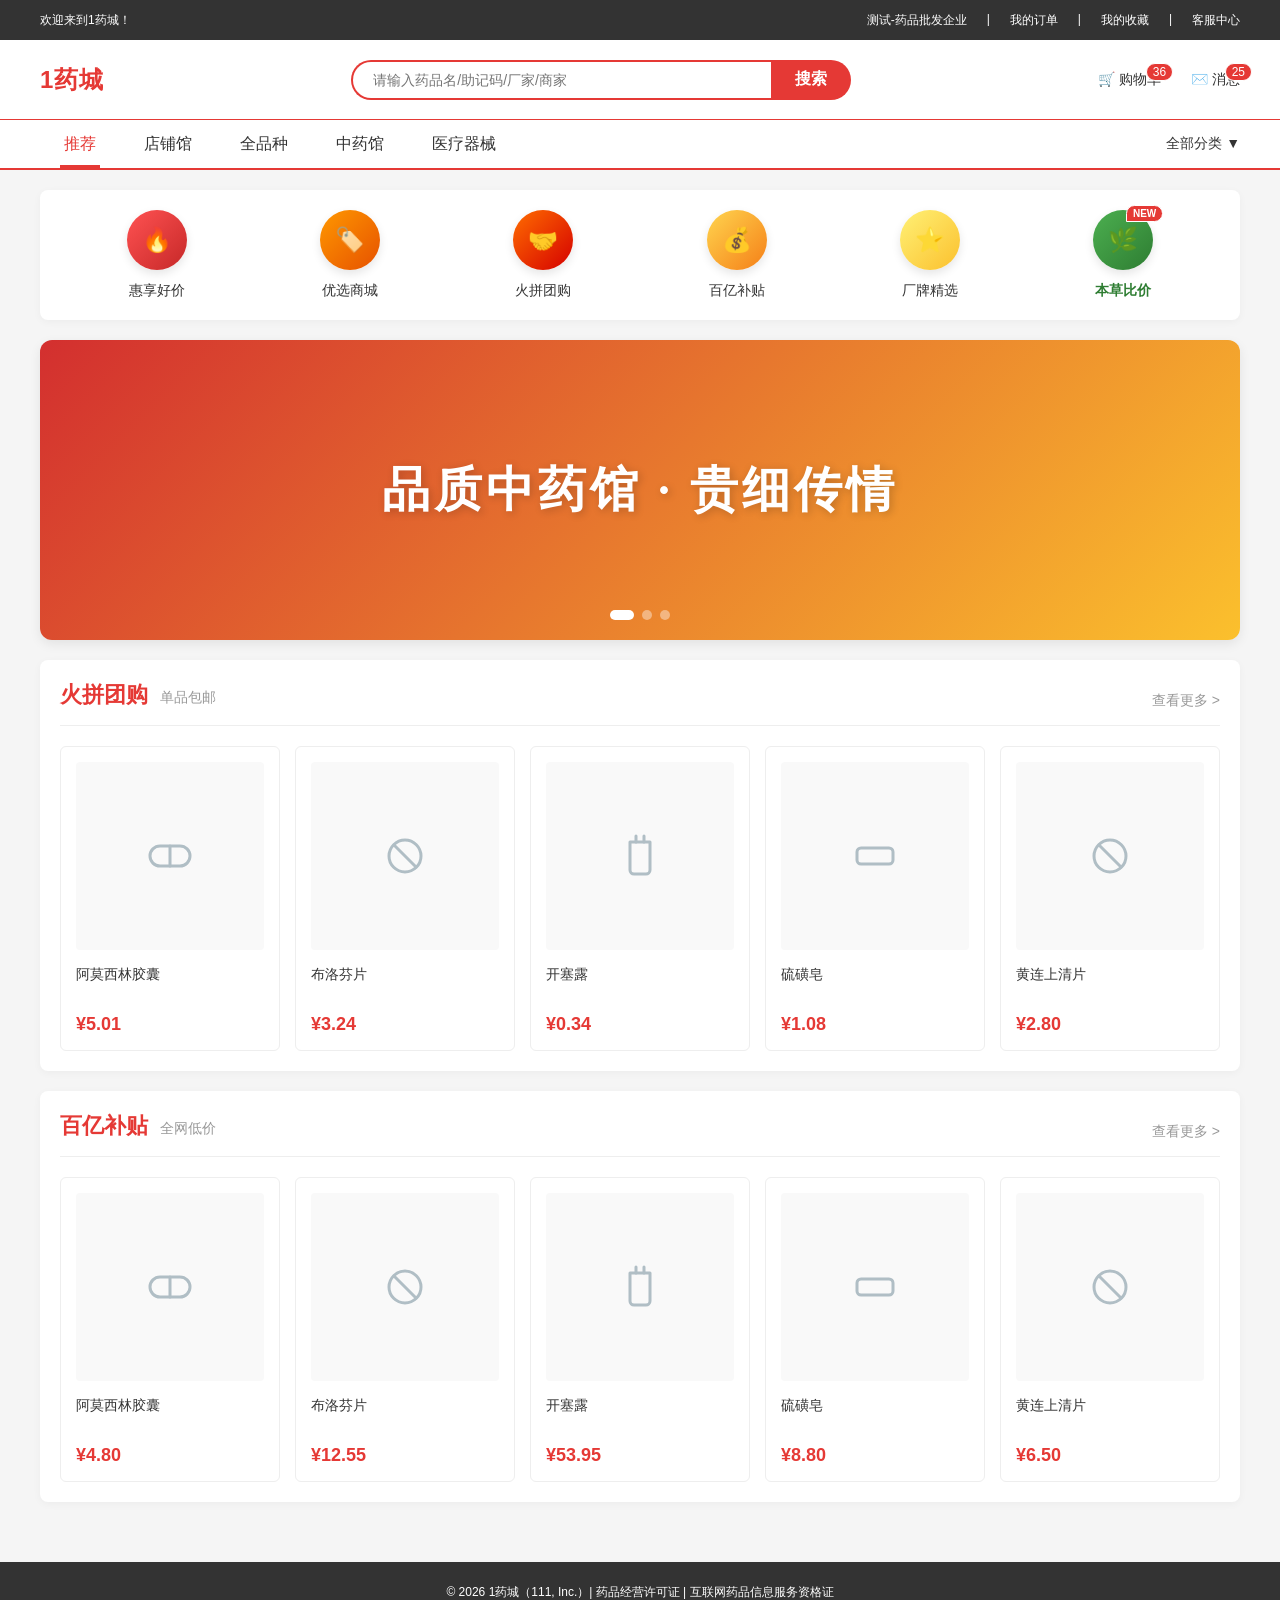
<file: demos/比价-demo-v1-交互原型/index.html>
<!DOCTYPE html>
<html lang="zh-CN">
<head>
    <meta charset="UTF-8">
    <meta name="viewport" content="width=device-width, initial-scale=1.0">
    <title>1药城 - 药品批发电商平台</title>
    <style>
        :root {
            --color-primary: #E53935;
            --color-secondary: #FF6D00;
            --color-bg: #F5F5F5;
            --color-text-main: #333333;
            --color-text-muted: #999999;
            --color-border: #EEEEEE;
            --font-family: -apple-system, "Microsoft YaHei", sans-serif;
            --radius-card: 8px;
            --width-container: 1200px;
        }

        * {
            box-sizing: border-box;
            margin: 0;
            padding: 0;
        }

        body {
            font-family: var(--font-family);
            background-color: var(--color-bg);
            color: var(--color-text-main);
            min-width: 1280px;
            overflow-x: auto;
        }

        a {
            text-decoration: none;
            color: inherit;
            cursor: pointer;
        }

        ul {
            list-style: none;
        }

        .container {
            width: var(--width-container);
            margin: 0 auto;
        }

        /* 1. 顶部通栏 */
        .top-bar {
            height: 40px;
            background-color: #333333;
            color: #FFFFFF;
            font-size: 12px;
            display: flex;
            align-items: center;
        }

        .top-bar .container {
            display: flex;
            justify-content: space-between;
        }

        .top-bar-right {
            display: flex;
            gap: 20px;
        }

        .top-bar-right span {
            cursor: pointer;
        }

        .top-bar-right span:hover {
            color: var(--color-primary);
        }

        /* 2. 主导航栏 */
        .header {
            height: 80px;
            background-color: #FFFFFF;
            border-bottom: 1px solid var(--color-primary);
            display: flex;
            align-items: center;
        }

        .header .container {
            display: flex;
            justify-content: space-between;
            align-items: center;
        }

        .logo {
            font-size: 24px;
            font-weight: bold;
            color: var(--color-primary);
            letter-spacing: 1px;
        }

        .search-wrapper {
            display: flex;
            align-items: center;
            width: 500px;
            height: 40px;
        }

        .search-input {
            flex: 1;
            height: 100%;
            border: 2px solid var(--color-primary);
            border-right: none;
            border-radius: 20px 0 0 20px;
            padding: 0 20px;
            font-size: 14px;
            outline: none;
            transition: box-shadow 0.2s;
        }

        .search-input:focus {
            box-shadow: 0 0 0 3px rgba(229, 57, 53, 0.1);
        }

        .search-btn {
            width: 80px;
            height: 100%;
            background-color: var(--color-primary);
            color: #FFFFFF;
            border: none;
            border-radius: 0 20px 20px 0;
            font-size: 16px;
            cursor: pointer;
            font-weight: bold;
        }

        .header-icons {
            display: flex;
            gap: 30px;
            font-size: 14px;
        }

        .icon-item {
            position: relative;
            display: flex;
            align-items: center;
            gap: 8px;
            cursor: pointer;
        }

        .icon-item:hover {
            color: var(--color-primary);
        }

        .badge {
            position: absolute;
            top: -8px;
            right: -12px;
            background-color: var(--color-primary);
            color: #FFFFFF;
            font-size: 12px;
            padding: 2px 6px;
            border-radius: 10px;
            line-height: 1;
            border: 1px solid #FFF;
        }

        /* 3. 分类导航条 */
        .nav-bar {
            height: 50px;
            background-color: #FFFFFF;
            border-bottom: 2px solid var(--color-primary);
        }

        .nav-bar .container {
            display: flex;
            justify-content: space-between;
            align-items: center;
            height: 100%;
        }

        .nav-links {
            display: flex;
            height: 100%;
        }

        .nav-links li {
            padding: 0 24px;
            display: flex;
            align-items: center;
            font-size: 16px;
            font-weight: 500;
            cursor: pointer;
            position: relative;
        }

        .nav-links li:hover {
            color: var(--color-primary);
        }

        .nav-links li.active {
            color: var(--color-primary);
        }

        .nav-links li.active::after {
            content: '';
            position: absolute;
            bottom: 0;
            left: 50%;
            transform: translateX(-50%);
            width: 40px;
            height: 3px;
            background-color: var(--color-primary);
        }

        .all-categories {
            font-size: 14px;
            cursor: pointer;
        }

        .all-categories:hover {
            color: var(--color-primary);
        }

        /* 页面主体内容区 */
        .main-content {
            padding: 20px 0 40px;
            display: flex;
            flex-direction: column;
            gap: 20px;
        }

        /* 4. 功能入口区域 */
        .entries-card {
            background-color: #FFFFFF;
            border-radius: var(--radius-card);
            padding: 20px;
            display: flex;
            justify-content: space-around;
            box-shadow: 0 2px 8px rgba(0,0,0,0.04);
        }

        .entry-item {
            display: flex;
            flex-direction: column;
            align-items: center;
            gap: 12px;
            cursor: pointer;
            transition: all 0.3s ease;
            position: relative;
        }

        .entry-item:hover {
            transform: translateY(-4px);
        }

        .entry-icon {
            width: 60px;
            height: 60px;
            border-radius: 50%;
            display: flex;
            justify-content: center;
            align-items: center;
            font-size: 24px;
            color: #FFFFFF;
            box-shadow: 0 4px 10px rgba(0,0,0,0.1);
            transition: box-shadow 0.3s ease;
        }

        .entry-item:hover .entry-icon {
            box-shadow: 0 6px 15px rgba(0,0,0,0.15);
        }

        .entry-text {
            font-size: 14px;
            font-weight: 500;
        }

        .badge-new {
            position: absolute;
            top: -5px;
            right: -10px;
            background-color: var(--color-primary);
            color: #FFFFFF;
            font-size: 10px;
            padding: 2px 6px;
            border-radius: 10px 10px 10px 0;
            font-weight: bold;
            border: 1px solid #FFF;
            z-index: 10;
        }

        /* 5. 轮播 Banner 区域 */
        .banner {
            height: 300px;
            border-radius: 12px;
            background: linear-gradient(135deg, #D32F2F 0%, #FBC02D 100%);
            display: flex;
            justify-content: center;
            align-items: center;
            position: relative;
            overflow: hidden;
            box-shadow: 0 4px 12px rgba(0,0,0,0.08);
        }

        .banner-title {
            font-size: 48px;
            color: #FFFFFF;
            font-weight: bold;
            letter-spacing: 4px;
            text-shadow: 2px 2px 8px rgba(0,0,0,0.2);
            font-family: "Microsoft YaHei", serif;
        }

        .banner-dots {
            position: absolute;
            bottom: 20px;
            display: flex;
            gap: 8px;
        }

        .dot {
            width: 10px;
            height: 10px;
            border-radius: 50%;
            background-color: rgba(255,255,255,0.4);
            cursor: pointer;
        }

        .dot.active {
            background-color: #FFFFFF;
            width: 24px;
            border-radius: 5px;
        }

        /* 6 & 7. 商品推荐区 */
        .product-section {
            background-color: #FFFFFF;
            border-radius: var(--radius-card);
            padding: 20px;
            box-shadow: 0 2px 8px rgba(0,0,0,0.04);
        }

        .section-header {
            display: flex;
            justify-content: space-between;
            align-items: flex-end;
            margin-bottom: 20px;
            padding-bottom: 15px;
            border-bottom: 1px solid var(--color-border);
        }

        .section-title-wrap {
            display: flex;
            align-items: baseline;
            gap: 12px;
        }

        .section-title {
            font-size: 22px;
            font-weight: bold;
            color: var(--color-primary);
        }

        .section-subtitle {
            font-size: 14px;
            color: var(--color-text-muted);
        }

        .section-more {
            font-size: 14px;
            color: var(--color-text-muted);
            cursor: pointer;
        }

        .section-more:hover {
            color: var(--color-primary);
        }

        .product-grid {
            display: flex;
            justify-content: space-between;
            gap: 15px;
        }

        .product-card {
            width: calc(20% - 12px);
            border: 1px solid var(--color-border);
            border-radius: 6px;
            padding: 15px;
            cursor: pointer;
            transition: all 0.2s ease;
            display: flex;
            flex-direction: column;
            gap: 10px;
        }

        .product-card:hover {
            border-color: var(--color-primary);
            box-shadow: 0 4px 12px rgba(229, 57, 53, 0.1);
        }

        .product-img-placeholder {
            width: 100%;
            aspect-ratio: 1 / 1;
            background-color: #F9F9F9;
            display: flex;
            justify-content: center;
            align-items: center;
            color: #CCCCCC;
            font-size: 14px;
            border-radius: 4px;
            margin-bottom: 5px;
        }

        .product-name {
            font-size: 14px;
            line-height: 1.4;
            height: 39px; /* 2 lines */
            overflow: hidden;
            display: -webkit-box;
            -webkit-line-clamp: 2;
            -webkit-box-orient: vertical;
            color: var(--color-text-main);
        }

        .product-price {
            font-size: 18px;
            font-weight: bold;
            color: var(--color-primary);
            margin-top: auto;
        }

        /* 8. 底部信息栏 */
        .footer {
            height: 60px;
            background-color: #333333;
            color: #FFFFFF;
            font-size: 12px;
            display: flex;
            justify-content: center;
            align-items: center;
            margin-top: 20px;
        }
    </style>
</head>
<body>

    <!-- 1. 顶部通栏 -->
    <div class="top-bar">
        <div class="container">
            <div class="top-bar-left">欢迎来到1药城！</div>
            <div class="top-bar-right">
                <span>测试-药品批发企业</span>
                <span>|</span>
                <span>我的订单</span>
                <span>|</span>
                <span>我的收藏</span>
                <span>|</span>
                <span>客服中心</span>
            </div>
        </div>
    </div>

    <!-- 2. 主导航栏 -->
    <div class="header">
        <div class="container">
            <div class="logo">1药城</div>
            <div class="search-wrapper">
                <input type="text" class="search-input" placeholder="请输入药品名/助记码/厂家/商家">
                <button class="search-btn">搜索</button>
            </div>
            <div class="header-icons">
                <div class="icon-item">
                    🛒 购物车
                    <span class="badge">36</span>
                </div>
                <div class="icon-item">
                    ✉️ 消息
                    <span class="badge">25</span>
                </div>
            </div>
        </div>
    </div>

    <!-- 3. 分类导航条 -->
    <div class="nav-bar">
        <div class="container">
            <ul class="nav-links">
                <li class="active">推荐</li>
                <li>店铺馆</li>
                <li>全品种</li>
                <li>中药馆</li>
                <li>医疗器械</li>
            </ul>
            <div class="all-categories">全部分类 ▼</div>
        </div>
    </div>

    <!-- 主体内容 -->
    <div class="main-content container">
        
        <!-- 4. 功能入口区域 -->
        <div class="entries-card">
            <div class="entry-item">
                <div class="entry-icon" style="background: linear-gradient(135deg, #FF5252, #C62828);">🔥</div>
                <div class="entry-text">惠享好价</div>
            </div>
            <div class="entry-item">
                <div class="entry-icon" style="background: linear-gradient(135deg, #FF9800, #E65100);">🏷️</div>
                <div class="entry-text">优选商城</div>
            </div>
            <div class="entry-item">
                <div class="entry-icon" style="background: linear-gradient(135deg, #FF6D00, #D50000);">🤝</div>
                <div class="entry-text">火拼团购</div>
            </div>
            <div class="entry-item">
                <div class="entry-icon" style="background: linear-gradient(135deg, #FFD54F, #F57F17);">💰</div>
                <div class="entry-text">百亿补贴</div>
            </div>
            <div class="entry-item">
                <div class="entry-icon" style="background: linear-gradient(135deg, #FFF176, #FBC02D);">⭐</div>
                <div class="entry-text">厂牌精选</div>
            </div>
            <a href="welcome.html" class="entry-item" style="text-decoration: none;">
                <span class="badge-new">NEW</span>
                <div class="entry-icon" style="background: linear-gradient(135deg, #4CAF50, #2E7D32);">🌿</div>
                <div class="entry-text" style="color: #2E7D32; font-weight: bold;">本草比价</div>
            </a>
        </div>

        <!-- 5. 轮播 Banner 区域 -->
        <div class="banner">
            <div class="banner-title">品质中药馆 · 贵细传情</div>
            <div class="banner-dots">
                <div class="dot active"></div>
                <div class="dot"></div>
                <div class="dot"></div>
            </div>
        </div>

        <!-- 6. 商品推荐区 — 火拼团购 -->
        <div class="product-section">
            <div class="section-header">
                <div class="section-title-wrap">
                    <div class="section-title">火拼团购</div>
                    <div class="section-subtitle">单品包邮</div>
                </div>
                <div class="section-more">查看更多 ></div>
            </div>
            <div class="product-grid">
                <div class="product-card">
                    <div class="product-img-placeholder">
                        <svg width="48" height="48" viewBox="0 0 24 24" fill="none" stroke="#B0BEC5" stroke-width="1.5" stroke-linecap="round" stroke-linejoin="round"><rect x="2" y="7" width="20" height="10" rx="5"/><path d="M12 7v10"/></svg>
                    </div>
                    <div class="product-name">阿莫西林胶囊</div>
                    <div class="product-price">¥5.01</div>
                </div>
                <div class="product-card">
                    <div class="product-img-placeholder">
                        <svg width="48" height="48" viewBox="0 0 24 24" fill="none" stroke="#B0BEC5" stroke-width="1.5" stroke-linecap="round" stroke-linejoin="round"><circle cx="12" cy="12" r="8"/><line x1="6.5" y1="6.5" x2="17.5" y2="17.5"/></svg>
                    </div>
                    <div class="product-name">布洛芬片</div>
                    <div class="product-price">¥3.24</div>
                </div>
                <div class="product-card">
                    <div class="product-img-placeholder">
                        <svg width="48" height="48" viewBox="0 0 24 24" fill="none" stroke="#B0BEC5" stroke-width="1.5" stroke-linecap="round" stroke-linejoin="round"><path d="M10 2v3"/><path d="M14 2v3"/><path d="M7 5h10v14a2 2 0 0 1-2 2H9a2 2 0 0 1-2-2V5z"/></svg>
                    </div>
                    <div class="product-name">开塞露</div>
                    <div class="product-price">¥0.34</div>
                </div>
                <div class="product-card">
                    <div class="product-img-placeholder">
                        <svg width="48" height="48" viewBox="0 0 24 24" fill="none" stroke="#B0BEC5" stroke-width="1.5" stroke-linecap="round" stroke-linejoin="round"><rect x="3" y="8" width="18" height="8" rx="2"/></svg>
                    </div>
                    <div class="product-name">硫磺皂</div>
                    <div class="product-price">¥1.08</div>
                </div>
                <div class="product-card">
                    <div class="product-img-placeholder">
                        <svg width="48" height="48" viewBox="0 0 24 24" fill="none" stroke="#B0BEC5" stroke-width="1.5" stroke-linecap="round" stroke-linejoin="round"><circle cx="12" cy="12" r="8"/><line x1="6.5" y1="6.5" x2="17.5" y2="17.5"/></svg>
                    </div>
                    <div class="product-name">黄连上清片</div>
                    <div class="product-price">¥2.80</div>
                </div>
            </div>
        </div>

        <!-- 7. 商品推荐区 — 百亿补贴 -->
        <div class="product-section">
            <div class="section-header">
                <div class="section-title-wrap">
                    <div class="section-title">百亿补贴</div>
                    <div class="section-subtitle">全网低价</div>
                </div>
                <div class="section-more">查看更多 ></div>
            </div>
            <div class="product-grid">
                <div class="product-card">
                    <div class="product-img-placeholder">
                        <svg width="48" height="48" viewBox="0 0 24 24" fill="none" stroke="#B0BEC5" stroke-width="1.5" stroke-linecap="round" stroke-linejoin="round"><rect x="2" y="7" width="20" height="10" rx="5"/><path d="M12 7v10"/></svg>
                    </div>
                    <div class="product-name">阿莫西林胶囊</div>
                    <div class="product-price">¥4.80</div>
                </div>
                <div class="product-card">
                    <div class="product-img-placeholder">
                        <svg width="48" height="48" viewBox="0 0 24 24" fill="none" stroke="#B0BEC5" stroke-width="1.5" stroke-linecap="round" stroke-linejoin="round"><circle cx="12" cy="12" r="8"/><line x1="6.5" y1="6.5" x2="17.5" y2="17.5"/></svg>
                    </div>
                    <div class="product-name">布洛芬片</div>
                    <div class="product-price">¥12.55</div>
                </div>
                <div class="product-card">
                    <div class="product-img-placeholder">
                        <svg width="48" height="48" viewBox="0 0 24 24" fill="none" stroke="#B0BEC5" stroke-width="1.5" stroke-linecap="round" stroke-linejoin="round"><path d="M10 2v3"/><path d="M14 2v3"/><path d="M7 5h10v14a2 2 0 0 1-2 2H9a2 2 0 0 1-2-2V5z"/></svg>
                    </div>
                    <div class="product-name">开塞露</div>
                    <div class="product-price">¥53.95</div>
                </div>
                <div class="product-card">
                    <div class="product-img-placeholder">
                        <svg width="48" height="48" viewBox="0 0 24 24" fill="none" stroke="#B0BEC5" stroke-width="1.5" stroke-linecap="round" stroke-linejoin="round"><rect x="3" y="8" width="18" height="8" rx="2"/></svg>
                    </div>
                    <div class="product-name">硫磺皂</div>
                    <div class="product-price">¥8.80</div>
                </div>
                <div class="product-card">
                    <div class="product-img-placeholder">
                        <svg width="48" height="48" viewBox="0 0 24 24" fill="none" stroke="#B0BEC5" stroke-width="1.5" stroke-linecap="round" stroke-linejoin="round"><circle cx="12" cy="12" r="8"/><line x1="6.5" y1="6.5" x2="17.5" y2="17.5"/></svg>
                    </div>
                    <div class="product-name">黄连上清片</div>
                    <div class="product-price">¥6.50</div>
                </div>
            </div>
        </div>

    </div>

    <!-- 8. 底部信息栏 -->
    <div class="footer">
        © 2026 1药城（111, Inc.）| 药品经营许可证 | 互联网药品信息服务资格证
    </div>

</body>
</html>
</file>
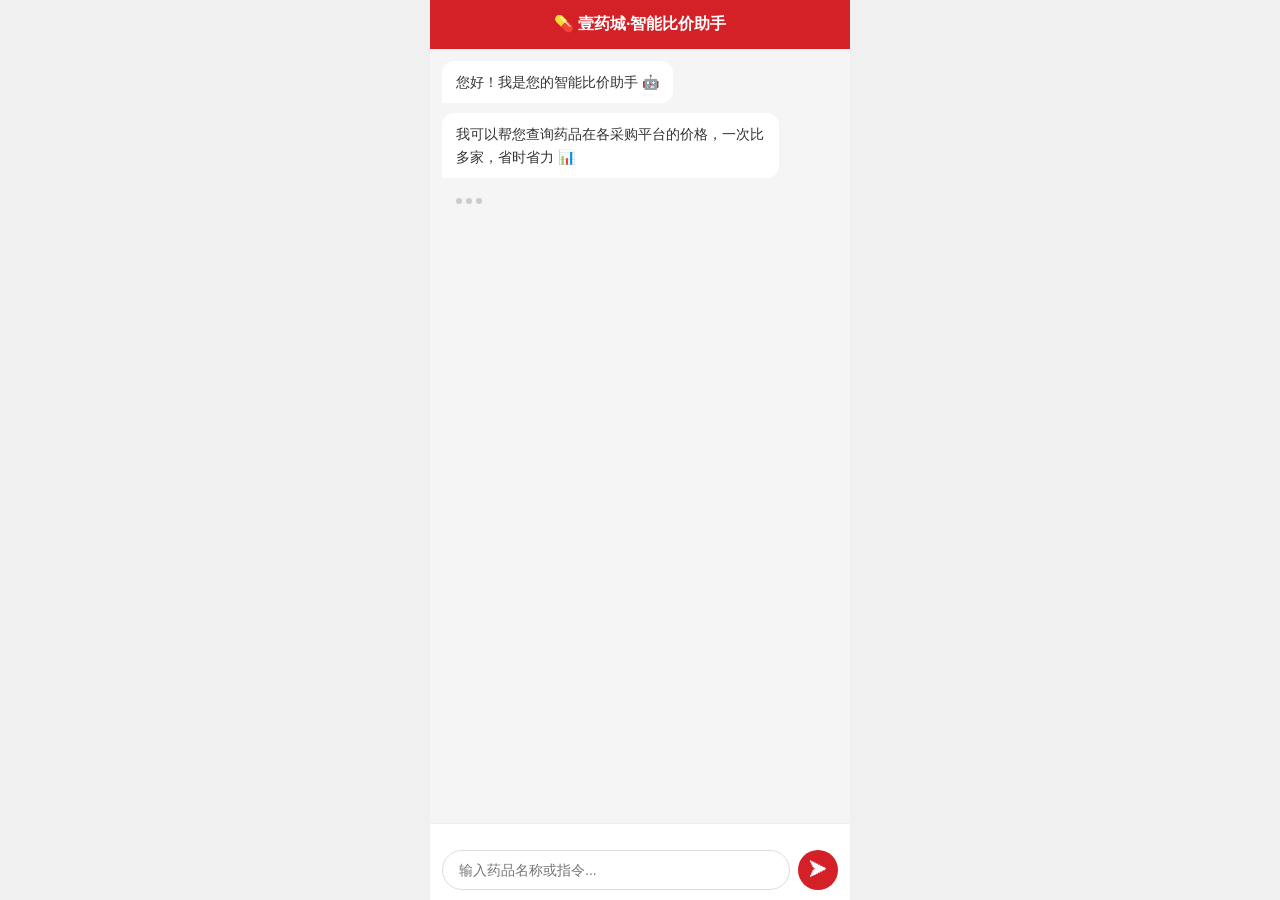
<file: demos/比价-demo-v2-对话助手/index.html>
<!DOCTYPE html>
<html lang="zh-CN">
<head>
<meta charset="UTF-8">
<meta name="viewport" content="width=device-width, initial-scale=1.0">
<title>壹药城·智能比价助手</title>
<style>
*{margin:0;padding:0;box-sizing:border-box}
body{background:#f0f0f0;font-family:-apple-system,BlinkMacSystemFont,"Segoe UI","PingFang SC","Hiragino Sans GB","Microsoft YaHei",sans-serif;display:flex;justify-content:center;height:100vh}
.app{width:100%;max-width:420px;height:100vh;display:flex;flex-direction:column;background:#f5f5f5;position:relative}
.header{background:#d42027;color:#fff;padding:14px 16px;text-align:center;font-size:16px;font-weight:bold;flex-shrink:0;position:sticky;top:0;z-index:10}
.chat{flex:1;overflow-y:auto;padding:12px 12px 130px 12px;scroll-behavior:smooth}
.msg{margin-bottom:10px;display:flex;animation:fadeIn .3s ease}
.msg.user{justify-content:flex-end}
.msg.bot{justify-content:flex-start}
.bubble{max-width:85%;padding:10px 14px;border-radius:12px;font-size:14px;line-height:1.6;word-break:break-word;white-space:pre-line}
.msg.bot .bubble{background:#fff;color:#333;border-bottom-left-radius:2px}
.msg.user .bubble{background:#d42027;color:#fff;border-bottom-right-radius:2px}
.bubble.small{font-size:12px;color:#999;padding:6px 14px}
.card{max-width:92%;background:#fff;border-radius:12px;box-shadow:0 1px 3px rgba(0,0,0,.1);padding:14px;margin-bottom:10px;overflow-x:auto;animation:fadeIn .3s ease}
.card-title{font-weight:bold;font-size:14px;margin-bottom:8px}
.card-subtitle{font-size:12px;color:#666;margin-bottom:8px}
.card table{width:100%;border-collapse:collapse;font-size:12px;min-width:360px}
.card th{background:#f3f4f6;padding:8px 6px;border:1px solid #e5e7eb;text-align:left;font-weight:600;white-space:nowrap}
.card td{padding:8px 6px;border:1px solid #e5e7eb;white-space:nowrap}
.card tbody tr:nth-child(even){background:#f9fafb}
.card .highlight{background:#fef2f2!important}
.card .lowest{color:#d42027;font-weight:bold}
.card .gray{color:#9ca3af}
.card .footnote{font-size:12px;color:#666;margin-top:8px}
.btn-group{margin-bottom:10px;display:flex;flex-direction:column;gap:6px;max-width:85%;animation:fadeIn .3s ease}
.btn-group a{display:block;text-align:center;padding:10px 16px;border-radius:8px;font-size:14px;text-decoration:none;font-weight:500;cursor:pointer}
.btn-solid{background:#d42027;color:#fff!important}
.btn-outline{background:#fff;color:#d42027!important;border:2px solid #d42027}
.bottom-area{position:fixed;bottom:0;width:100%;max-width:420px;background:#fff;border-top:1px solid #eee;z-index:10}
.guide-wrap{padding:8px 12px 4px;display:flex;gap:8px;flex-wrap:wrap;min-height:20px;justify-content:center}
.guide-btn{background:#fff;color:#d42027;border:1.5px solid #d42027;padding:6px 14px;border-radius:20px;font-size:13px;cursor:pointer;white-space:nowrap;font-weight:500}
.guide-btn:active{background:#d42027;color:#fff}
.input-bar{padding:6px 12px 10px;display:flex;gap:8px}
.input-bar input{flex:1;border:1px solid #ddd;border-radius:20px;padding:8px 16px;font-size:14px;outline:none}
.input-bar button{width:40px;height:40px;border-radius:50%;background:#d42027;color:#fff;border:none;font-size:18px;cursor:pointer;display:flex;align-items:center;justify-content:center}
.hl{color:#d42027;font-weight:bold}
.cart-float{position:fixed;bottom:110px;right:calc(50% - 190px);width:48px;height:48px;background:#d42027;color:#fff;border-radius:50%;display:flex;align-items:center;justify-content:center;font-size:22px;box-shadow:0 2px 8px rgba(0,0,0,.2);cursor:pointer;z-index:20;transition:transform .2s}
.cart-float:active{transform:scale(.9)}
.cart-badge{position:absolute;top:-4px;right:-4px;background:#ff6b00;color:#fff;font-size:11px;font-weight:bold;min-width:20px;height:20px;border-radius:10px;display:flex;align-items:center;justify-content:center;padding:0 5px}
.cart-float.hidden{display:none}
.typing{display:flex;gap:4px;padding:10px 14px;align-items:center}
.typing span{width:6px;height:6px;background:#ccc;border-radius:50%;animation:bounce .6s infinite}
.typing span:nth-child(2){animation-delay:.15s}
.typing span:nth-child(3){animation-delay:.3s}
@keyframes bounce{0%,100%{transform:translateY(0)}50%{transform:translateY(-4px)}}
@keyframes fadeIn{from{opacity:0;transform:translateY(8px)}to{opacity:1;transform:translateY(0)}}
@keyframes cartPop{0%{transform:scale(1)}50%{transform:scale(1.3)}100%{transform:scale(1)}}
</style>
</head>
<body>
<div class="app">
  <div class="header">💊 壹药城·智能比价助手</div>
  <div class="chat" id="chat"></div>
  <div class="cart-float hidden" id="cartFloat" onclick="openCart()">
    🛒
    <div class="cart-badge" id="cartBadge">0</div>
  </div>
  <div class="bottom-area">
    <div id="guideArea">
      <div class="guide-wrap" id="guideWrap"></div>
    </div>
    <div class="input-bar">
      <input id="chatInput" placeholder="输入药品名称或指令..." onkeydown="if(event.key==='Enter')sendInput()">
      <button onclick="sendInput()">➤</button>
    </div>
  </div>
</div>
<script>
const chat = document.getElementById('chat');
const guideWrap = document.getElementById('guideWrap');
const cartFloat = document.getElementById('cartFloat');
const cartBadge = document.getElementById('cartBadge');
let usedScenes = new Set();
let cartCount = 0;

const allQuickOptions = [
  "帮我查阿莫西林",
  "查一下布洛芬的价格",
  "感冒灵多少钱",
  "板蓝根有货吗",
  "头孢 0.5g"
];

function sleep(ms) { return new Promise(r => setTimeout(r, ms)); }
function scrollBottom() { chat.scrollTop = chat.scrollHeight; }

function addToCart() {
  cartCount++;
  cartFloat.classList.remove('hidden');
  cartBadge.textContent = cartCount;
  cartFloat.style.animation = 'cartPop .3s ease';
  setTimeout(() => { cartFloat.style.animation = ''; }, 300);
}

function openCart() {
  window.open('https://mall.yaoex.com/v2/cart/#/home?useCache=null', '_blank');
}

function updateGuide() {
  guideWrap.innerHTML = '';
  const remaining = allQuickOptions.filter(o => !usedScenes.has(o));
  if (remaining.length === 0) {
    const btn = document.createElement('button');
    btn.className = 'guide-btn';
    btn.textContent = '🔄 重新开始';
    btn.onclick = () => location.reload();
    guideWrap.appendChild(btn);
    return;
  }
  remaining.forEach(opt => {
    const btn = document.createElement('button');
    btn.className = 'guide-btn';
    btn.textContent = opt;
    btn.onclick = () => { usedScenes.add(opt); updateGuide(); sceneRouter(opt); };
    guideWrap.appendChild(btn);
  });
}

function highlightPlatforms(text) {
  return text.replace(/(1药城|药师帮|九州通|小药药)/g, '<span class="hl">$1</span>');
}

function addBot(text, isSmall) {
  const d = document.createElement('div');
  d.className = 'msg bot';
  const b = document.createElement('div');
  b.className = 'bubble' + (isSmall ? ' small' : '');
  b.innerHTML = highlightPlatforms(text.replace(/\n/g, '<br>'));
  d.appendChild(b);
  chat.appendChild(d);
  scrollBottom();
}

function addUser(text) {
  const d = document.createElement('div');
  d.className = 'msg user';
  const b = document.createElement('div');
  b.className = 'bubble';
  b.textContent = text;
  d.appendChild(b);
  chat.appendChild(d);
  scrollBottom();
}

function addCard(html) {
  const d = document.createElement('div');
  d.className = 'card';
  d.innerHTML = html;
  chat.appendChild(d);
  scrollBottom();
}

function addButtons(items) {
  const d = document.createElement('div');
  d.className = 'btn-group';
  items.forEach(item => {
    const a = document.createElement('a');
    a.className = item.style === 'solid' ? 'btn-solid' : 'btn-outline';
    a.textContent = item.text;
    if (item.cart) {
      a.href = 'javascript:void(0)';
      a.onclick = (e) => { e.preventDefault(); addToCart(); a.textContent = '✅ 已加入'; a.style.opacity = '0.6'; a.onclick = null; };
    } else {
      a.href = item.href;
      a.target = '_blank';
    }
    d.appendChild(a);
  });
  chat.appendChild(d);
  scrollBottom();
}

function showGuideButtons(options, handler) {
  guideWrap.innerHTML = '';
  options.forEach(opt => {
    const btn = document.createElement('button');
    btn.className = 'guide-btn';
    btn.textContent = opt;
    btn.onclick = () => { guideWrap.innerHTML = ''; handler(opt); };
    guideWrap.appendChild(btn);
  });
}

function showTyping() {
  const d = document.createElement('div');
  d.className = 'msg bot';
  d.id = 'typing';
  d.innerHTML = '<div class="typing"><span></span><span></span><span></span></div>';
  chat.appendChild(d);
  scrollBottom();
}

function hideTyping() {
  const t = document.getElementById('typing');
  if (t) t.remove();
}

function tableHTML(title, headers, rows, footnote) {
  let h = '<div class="card-title">' + title + '</div><div style="overflow-x:auto"><table><thead><tr>';
  headers.forEach(th => { h += '<th>' + th + '</th>'; });
  h += '</tr></thead><tbody>';
  rows.forEach(row => {
    const trClass = row._highlight ? ' class="highlight"' : '';
    h += '<tr' + trClass + '>';
    row.cells.forEach(cell => {
      let cls = [];
      if (cell.lowest) cls.push('lowest');
      if (cell.gray) cls.push('gray');
      const clsStr = cls.length ? ' class="' + cls.join(' ') + '"' : '';
      h += '<td' + clsStr + '>' + cell.v + '</td>';
    });
    h += '</tr>';
  });
  h += '</tbody></table></div>';
  if (footnote) h += '<div class="footnote">' + footnote + '</div>';
  return h;
}

function detailHTML(title, subtitle, headers, rows) {
  let h = '<div class="card-title">' + title + '</div>';
  if (subtitle) h += '<div class="card-subtitle">' + subtitle + '</div>';
  h += '<div style="overflow-x:auto"><table><thead><tr>';
  headers.forEach(th => { h += '<th>' + th + '</th>'; });
  h += '</tr></thead><tbody>';
  rows.forEach(row => {
    const trClass = row._highlight ? ' class="highlight"' : '';
    h += '<tr' + trClass + '>';
    row.cells.forEach(cell => {
      let cls = [];
      if (cell.lowest) cls.push('lowest');
      h += '<td' + (cls.length ? ' class="' + cls.join(' ') + '"' : '') + '>' + cell.v + '</td>';
    });
    h += '</tr>';
  });
  h += '</tbody></table></div>';
  return h;
}

// === SCENES ===

async function sceneIntro() {
  showTyping(); await sleep(500); hideTyping();
  addBot("您好！我是您的智能比价助手 🤖");
  showTyping(); await sleep(500); hideTyping();
  addBot("我可以帮您查询药品在各采购平台的价格，一次比多家，省时省力 📊");
  showTyping(); await sleep(500); hideTyping();
  addBot("🔒 请放心，我只会帮您查看价格，不会代您下单，账号信息加密保存。");
  showTyping(); await sleep(600); hideTyping();
  addBot("首次使用需要先授权平台，目前支持：\n\n1️⃣ 1药城 — 自动关联 ✅\n2️⃣ 药师帮 — 手机号 + 密码\n3️⃣ 九州通 — 手机号 + 密码\n4️⃣ 小药药 — 即将支持 🔜\n5️⃣ 199 — 即将支持 🔜\n\n请选择要授权的平台（输入序号）💊");
  await sleep(300);
  showGuideButtons(["2"], async () => {
    addUser("2");
    showTyping(); await sleep(400); hideTyping();
    addBot("好的，来配置药师帮 👇\n请输入您的药师帮手机号：");
    await sleep(200);
    showGuideButtons(["13476350691"], async () => {
      addUser("13476350691");
      showTyping(); await sleep(300); hideTyping();
      addBot("收到，请输入密码：");
      await sleep(200);
      showGuideButtons(["13476350691"], async () => {
        addUser("13476350691");
        showTyping(); await sleep(500); hideTyping();
        addBot("✅ 药师帮授权成功！还需要授权其他平台吗？或者直接告诉我您想查什么药？");
        await sleep(300);
        updateGuide();
      });
    });
  });
}

async function sceneRouter(opt) {
  if (opt === "帮我查阿莫西林") await sceneAmoxicillin();
  else if (opt === "查一下布洛芬的价格") await sceneIbuprofen();
  else if (opt === "感冒灵多少钱") await sceneGanmaoing();
  else if (opt === "板蓝根有货吗") await sceneBanlangen();
  else if (opt === "头孢 0.5g") await sceneCephalosporin();
}

// 场景二：阿莫西林 — 1药城最低价 → 自动加购物车
async function sceneAmoxicillin() {
  addUser("帮我查阿莫西林");
  showTyping(); await sleep(800); hideTyping();
  addBot("🔍 正在为您搜索「阿莫西林」...\n\n✅ 1药城 — 已获取\n✅ 药师帮 — 已获取");
  await sleep(400);
  addCard(tableHTML("📊 比价结果", ["#","药品名称","规格","厂家","1药城","药师帮"], [
    {cells:[{v:"1"},{v:"阿莫西林胶囊"},{v:"0.25g×50粒"},{v:"哈药集团"},{v:"¥3.50",lowest:true},{v:"¥3.73"}]},
    {cells:[{v:"2"},{v:"阿莫西林胶囊"},{v:"0.25g×24粒"},{v:"联邦制药"},{v:"¥2.60",lowest:true},{v:"¥2.95"}]},
    {cells:[{v:"3"},{v:"阿莫西林颗粒"},{v:"0.125g×12袋"},{v:"白云山"},{v:"¥3.90",lowest:true},{v:"¥4.05"}]}
  ]));
  await sleep(300);
  addBot("请回复序号选择您要采购的药品 👆");
  showGuideButtons(["1"], async () => {
    addUser("1");
    showTyping(); await sleep(600); hideTyping();
    addCard(detailHTML("📋 阿莫西林胶囊 0.25g×50粒", "哈药集团 / 益萨林", ["平台","单价","起购量","有效期","库存"], [
      {_highlight:true, cells:[{v:"💰 1药城"},{v:"¥3.50",lowest:true},{v:"无限制"},{v:"2028-10"},{v:"充足"}]},
      {cells:[{v:"药师帮"},{v:"¥3.73"},{v:"80盒起"},{v:"2028-08"},{v:"限购100盒"}]}
    ]));
    await sleep(300);
    addBot("💡 1药城价格最低 ¥3.50/盒，比药师帮便宜 ¥0.23（约6%），且无起购量限制、有效期更长，建议直接在1药城采购。");
    await sleep(200);
    addButtons([
      {text:"🛒 加入1药城购物车", cart:true, style:"solid"}
    ]);
    addBot("🕐 价格采集时间：2026-03-18 14:30", true);
    await sleep(300);
    addBot("还需要查其他药品吗？😊");
    updateGuide();
  });
}

// 场景三：布洛芬 — 药师帮最低价 → 给药师帮链接
async function sceneIbuprofen() {
  addUser("查一下布洛芬的价格");
  showTyping(); await sleep(800); hideTyping();
  addBot("🔍 正在为您搜索「布洛芬」...\n\n✅ 1药城 — 已获取\n✅ 药师帮 — 已获取");
  await sleep(400);
  addCard(tableHTML("📊 比价结果", ["#","药品名称","规格","厂家","1药城","药师帮"], [
    {cells:[{v:"1"},{v:"布洛芬缓释胶囊"},{v:"0.3g×20粒"},{v:"中美史克"},{v:"¥12.50"},{v:"¥11.20",lowest:true}]},
    {cells:[{v:"2"},{v:"布洛芬片"},{v:"0.2g×24片"},{v:"恒瑞医药"},{v:"¥6.10"},{v:"¥5.80",lowest:true}]}
  ]));
  await sleep(300);
  addBot("请回复序号选择您要采购的药品 👆");
  showGuideButtons(["1"], async () => {
    addUser("1");
    showTyping(); await sleep(600); hideTyping();
    addCard(detailHTML("📋 布洛芬缓释胶囊 0.3g×20粒", "中美史克 / 芬必得", ["平台","单价","起购量","有效期","库存"], [
      {_highlight:true, cells:[{v:"💰 药师帮"},{v:"¥11.20",lowest:true},{v:"50盒起"},{v:"2028-03"},{v:"有货"}]},
      {cells:[{v:"1药城"},{v:"¥12.50"},{v:"无限制"},{v:"2028-06"},{v:"充足"}]}
    ]));
    await sleep(300);
    addBot("💡 药师帮价格最低 ¥11.20/盒，比1药城便宜 ¥1.30（约10%），但需50盒起购。如采购量达标建议选择药师帮；如需灵活补货，1药城无起购限制。");
    await sleep(200);
    addButtons([
      {text:"🔗 去药师帮看看", href:"https://dian2.ysbang.cn/#/cart", style:"outline"},
      {text:"🛒 加入1药城购物车", cart:true, style:"solid"}
    ]);
    addBot("🕐 价格采集时间：2026-03-18 14:32", true);
    await sleep(300);
    addBot("还需要查其他药品吗？😊");
    updateGuide();
  });
}

// 场景四：感冒灵 — 授权过期 → 重新授权后药师帮最低
async function sceneGanmaoing() {
  addUser("感冒灵多少钱");
  showTyping(); await sleep(800); hideTyping();
  addBot("🔍 正在为您搜索「感冒灵」...\n\n✅ 1药城 — 已获取\n❌ 药师帮 — 授权已过期");
  await sleep(400);
  addCard(tableHTML("📊 比价结果（仅展示可用平台）", ["#","药品名称","规格","厂家","1药城"], [
    {cells:[{v:"1"},{v:"感冒灵颗粒"},{v:"10g×9袋"},{v:"华润三九"},{v:"¥12.50"}]},
    {cells:[{v:"2"},{v:"感冒灵胶囊"},{v:"0.5g×20粒"},{v:"华润三九"},{v:"¥9.80"}]}
  ]));
  await sleep(300);
  addBot("⚠️ 药师帮授权已过期，无法获取价格。");
  showGuideButtons(["重新授权"], async () => {
    addUser("重新授权");
    showTyping(); await sleep(300); hideTyping();
    addBot("好的，请输入您的药师帮手机号：");
    showGuideButtons(["13476350691"], async () => {
      addUser("13476350691");
      showTyping(); await sleep(300); hideTyping();
      addBot("收到，请输入密码：");
      showGuideButtons(["13476350691"], async () => {
        addUser("13476350691");
        showTyping(); await sleep(500); hideTyping();
        addBot("✅ 药师帮重新授权成功！正在重新查询…");
        await sleep(600);
        addCard(tableHTML("📊 比价结果（已更新）", ["#","药品名称","规格","厂家","1药城","药师帮"], [
          {cells:[{v:"1"},{v:"感冒灵颗粒"},{v:"10g×9袋"},{v:"华润三九"},{v:"¥12.50"},{v:"¥11.80",lowest:true}]},
          {cells:[{v:"2"},{v:"感冒灵胶囊"},{v:"0.5g×20粒"},{v:"华润三九"},{v:"¥9.80",lowest:true},{v:"¥10.20"}]}
        ]));
        await sleep(300);
        addBot("请回复序号选择您要采购的药品 👆");
        showGuideButtons(["1"], async () => {
          addUser("1");
          showTyping(); await sleep(600); hideTyping();
          addCard(detailHTML("📋 感冒灵颗粒 10g×9袋", "华润三九", ["平台","单价","起购量","有效期","库存"], [
            {_highlight:true, cells:[{v:"💰 药师帮"},{v:"¥11.80",lowest:true},{v:"无限制"},{v:"2027-12"},{v:"有货"}]},
            {cells:[{v:"1药城"},{v:"¥12.50"},{v:"无限制"},{v:"2028-05"},{v:"充足"}]}
          ]));
          await sleep(300);
          addBot("💡 药师帮价格最低 ¥11.80/盒，比1药城便宜 ¥0.70（约6%）。两家都无起购限制，但1药城有效期更长。注重价格选药师帮，注重效期选1药城。");
          await sleep(200);
          addButtons([
            {text:"🔗 去药师帮看看", href:"https://dian2.ysbang.cn/#/cart", style:"outline"},
            {text:"🛒 加入1药城购物车", cart:true, style:"solid"}
          ]);
          addBot("🕐 价格采集时间：2026-03-18 14:35", true);
          await sleep(300);
          addBot("还需要查其他药品吗？😊");
          updateGuide();
        });
      });
    });
  });
}

// 场景五：板蓝根 — 仅1药城有货 → 自动加购物车
async function sceneBanlangen() {
  addUser("板蓝根有货吗");
  showTyping(); await sleep(800); hideTyping();
  addBot("🔍 正在为您搜索「板蓝根」...\n\n✅ 1药城 — 已获取\n✅ 药师帮 — 已获取");
  await sleep(400);
  addCard(tableHTML("📊 比价结果", ["#","药品名称","规格","厂家","1药城","药师帮"], [
    {cells:[{v:"1"},{v:"板蓝根颗粒"},{v:"10g×20袋"},{v:"白云山"},{v:"¥8.50"},{v:"—",gray:true}]},
    {cells:[{v:"2"},{v:"板蓝根颗粒（无糖）"},{v:"3g×9袋"},{v:"广药集团"},{v:"¥11.20"},{v:"—",gray:true}]}
  ], "⚠️ 药师帮暂无此药品"));
  await sleep(300);
  addBot("请回复序号查看详情 👆");
  showGuideButtons(["1"], async () => {
    addUser("1");
    showTyping(); await sleep(600); hideTyping();
    addCard(detailHTML("📋 板蓝根颗粒 10g×20袋", "白云山", ["平台","单价","起购量","有效期","库存"], [
      {_highlight:true, cells:[{v:"1药城"},{v:"¥8.50",lowest:true},{v:"无限制"},{v:"2028-09"},{v:"充足"}]}
    ]));
    await sleep(300);
    addBot("💡 目前仅1药城有货，¥8.50/盒，库存充足，建议直接在1药城采购。");
    await sleep(200);
    addButtons([
      {text:"🛒 加入1药城购物车", cart:true, style:"solid"}
    ]);
    addBot("🕐 价格采集时间：2026-03-18 14:38", true);
    await sleep(300);
    addBot("还需要查其他药品吗？😊");
    updateGuide();
  });
}

// 场景六：头孢 — 规格不匹配
async function sceneCephalosporin() {
  addUser("头孢 0.5g");
  showTyping(); await sleep(800); hideTyping();
  addBot("🔍 正在为您搜索「头孢 0.5g」...\n\n✅ 1药城 — 已获取\n✅ 药师帮 — 已获取");
  await sleep(400);
  addBot("未找到 0.5g 规格的头孢类药品，为您展示相近规格：");
  await sleep(300);
  addCard(tableHTML("📊 比价结果（相近规格）", ["#","药品名称","规格","厂家","1药城","药师帮"], [
    {cells:[{v:"1"},{v:"头孢克肟分散片"},{v:"0.1g×6片"},{v:"广州白云山"},{v:"¥8.50"},{v:"¥7.90",lowest:true}]},
    {cells:[{v:"2"},{v:"头孢氨苄胶囊"},{v:"0.25g×24粒"},{v:"哈药集团"},{v:"¥4.20",lowest:true},{v:"¥4.50"}]},
    {cells:[{v:"3"},{v:"头孢拉定胶囊"},{v:"0.25g×20粒"},{v:"石药集团"},{v:"¥5.60"},{v:"¥5.30",lowest:true}]}
  ]));
  await sleep(300);
  addBot("请回复序号选择，或输入更具体的药品名称 👆");
  updateGuide();
}

// 输入框匹配逻辑
const triggerMap = {
  "阿莫西林": "帮我查阿莫西林",
  "布洛芬": "查一下布洛芬的价格",
  "芬必得": "查一下布洛芬的价格",
  "感冒灵": "感冒灵多少钱",
  "板蓝根": "板蓝根有货吗",
  "头孢": "头孢 0.5g",
  "重新授权": "__reauth__",
  "1": "__select1__",
  "2": "__select2__",
  "3": "__select3__",
  "13476350691": "__auth_input__"
};

let pendingInputHandler = null;

function sendInput() {
  const input = document.getElementById('chatInput');
  const text = input.value.trim();
  if (!text) return;
  input.value = '';

  // 如果有待处理的输入回调（如选序号、输入账号），优先走回调
  if (pendingInputHandler) {
    const handler = pendingInputHandler;
    pendingInputHandler = null;
    guideWrap.innerHTML = '';
    handler(text);
    return;
  }

  // 匹配场景触发词
  for (const [keyword, scene] of Object.entries(triggerMap)) {
    if (text.includes(keyword) && allQuickOptions.includes(scene) && !usedScenes.has(scene)) {
      usedScenes.add(scene);
      guideWrap.innerHTML = '';
      sceneRouter(scene);
      return;
    }
  }

  // 无匹配 → 默认回复
  addUser(text);
  setTimeout(() => {
    addBot("抱歉，暂时没有找到相关药品信息，请尝试输入具体药品名称，如：阿莫西林、布洛芬、感冒灵 💊");
  }, 500);
}

// 让 showGuideButtons 同时注册 pendingInputHandler
const _origShowGuide = showGuideButtons;
showGuideButtons = function(options, handler) {
  _origShowGuide(options, handler);
  pendingInputHandler = (text) => {
    // 找最接近的选项
    const match = options.find(o => text.includes(o) || o.includes(text));
    if (match) {
      handler(match);
    } else if (options.length === 1) {
      handler(options[0]);
    } else {
      addUser(text);
      setTimeout(() => addBot("请从以下选项中选择哦 👆"), 400);
      _origShowGuide(options, handler);
    }
  };
};

// Start
sceneIntro();
</script>
</body>
</html>
</file>
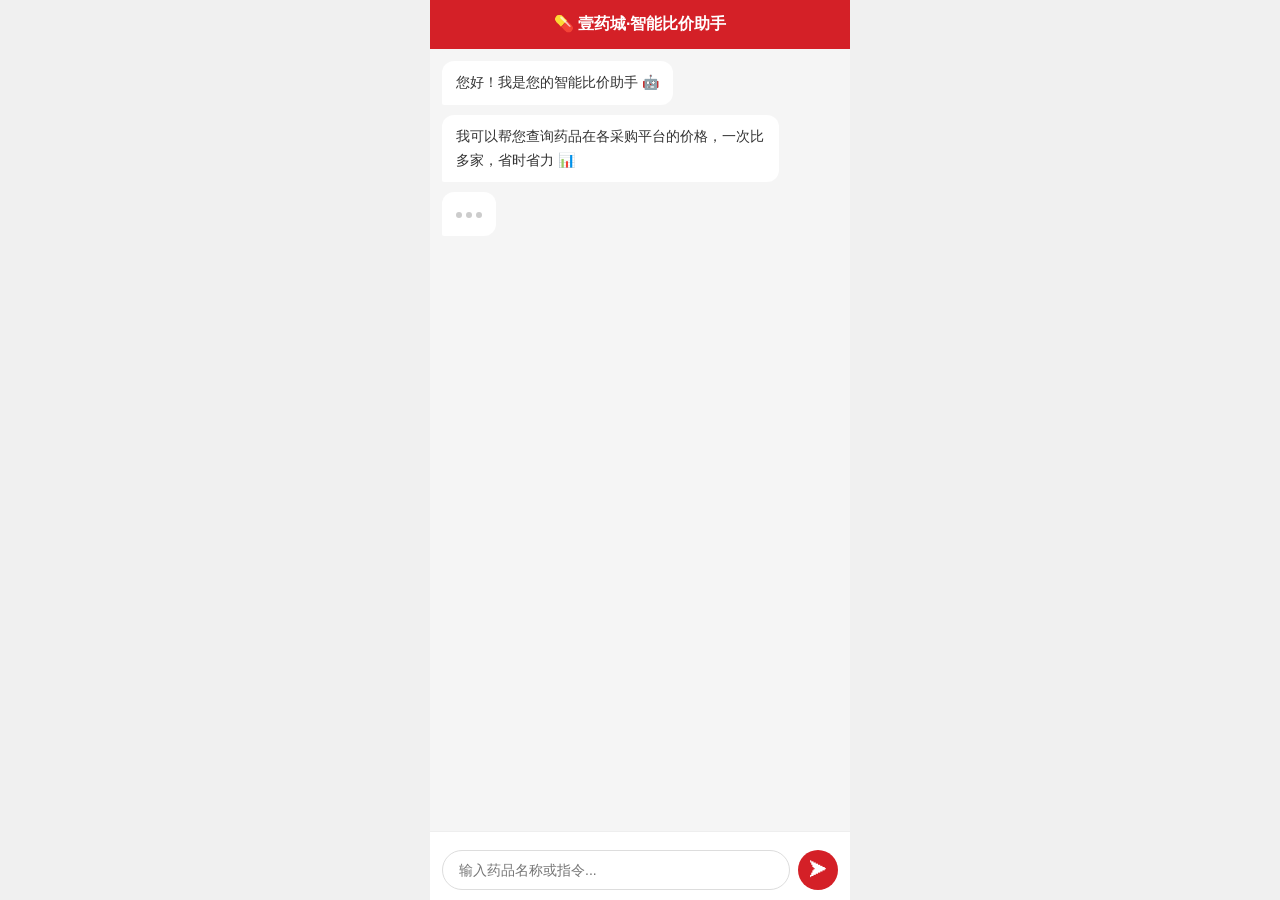
<file: demos/比价-demo-v2-对话助手/demo3/index.html>
<!DOCTYPE html>
<html lang="zh-CN">
<head>
<meta charset="UTF-8">
<meta name="viewport" content="width=device-width, initial-scale=1.0">
<title>壹药城·智能比价助手</title>
<style>
*{margin:0;padding:0;box-sizing:border-box}
body{background:#f0f0f0;font-family:-apple-system,BlinkMacSystemFont,"Segoe UI","PingFang SC","Hiragino Sans GB","Microsoft YaHei",sans-serif;display:flex;justify-content:center;height:100vh}
.app{width:100%;max-width:420px;height:100vh;display:flex;flex-direction:column;background:#f5f5f5}
.header{background:#d42027;color:#fff;padding:14px 16px;text-align:center;font-size:16px;font-weight:bold;flex-shrink:0}
.chat{flex:1;overflow-y:auto;padding:12px 12px 130px 12px}
.msg{margin-bottom:10px;display:flex;animation:fadeIn .3s ease}
.msg.user{justify-content:flex-end}
.msg.bot{justify-content:flex-start}
.bubble{max-width:85%;padding:10px 14px;border-radius:12px;font-size:14px;line-height:1.7;word-break:break-word;white-space:pre-line}
.msg.bot .bubble{background:#fff;color:#333;border-bottom-left-radius:2px}
.msg.user .bubble{background:#d42027;color:#fff;border-bottom-right-radius:2px}
.bubble.small{font-size:12px;color:#999;padding:6px 14px}
.hl{color:#d42027;font-weight:bold}
.bottom-area{position:fixed;bottom:0;width:100%;max-width:420px;background:#fff;border-top:1px solid #eee;z-index:10}
.guide-wrap{padding:8px 12px 4px;display:flex;gap:8px;flex-wrap:wrap;justify-content:center;min-height:10px}
.guide-btn{background:#fff;color:#d42027;border:1.5px solid #d42027;padding:6px 14px;border-radius:20px;font-size:13px;cursor:pointer;white-space:nowrap;font-weight:500}
.guide-btn:active{background:#d42027;color:#fff}
.input-bar{padding:6px 12px 10px;display:flex;gap:8px}
.input-bar input{flex:1;border:1px solid #ddd;border-radius:20px;padding:8px 16px;font-size:14px;outline:none}
.input-bar button{width:40px;height:40px;border-radius:50%;background:#d42027;color:#fff;border:none;font-size:18px;cursor:pointer;display:flex;align-items:center;justify-content:center}
.typing{display:inline-flex;gap:4px;align-items:center}
.typing span{width:6px;height:6px;background:#ccc;border-radius:50%;animation:bounce .6s infinite}
.typing span:nth-child(2){animation-delay:.15s}
.typing span:nth-child(3){animation-delay:.3s}
@keyframes bounce{0%,100%{transform:translateY(0)}50%{transform:translateY(-4px)}}
@keyframes fadeIn{from{opacity:0;transform:translateY(6px)}to{opacity:1;transform:translateY(0)}}
</style>
</head>
<body>
<div class="app">
  <div class="header">💊 壹药城·智能比价助手</div>
  <div class="chat" id="chat"></div>
  <div class="bottom-area">
    <div class="guide-wrap" id="guideWrap"></div>
    <div class="input-bar">
      <input id="inp" placeholder="输入药品名称或指令..." onkeydown="if(event.key==='Enter'&&!event.isComposing)sendInput()">
      <button onclick="sendInput()">➤</button>
    </div>
  </div>
</div>
<script>
const chat=document.getElementById('chat');
const inp=document.getElementById('inp');
const guideWrap=document.getElementById('guideWrap');
let step=null, usedScenes=new Set();

const allQuick=["帮我查阿莫西林","查一下布洛芬的价格","感冒灵多少钱","板蓝根有货吗","头孢 0.5g"];

function updateGuide(){
  guideWrap.innerHTML='';
  const remaining=allQuick.filter(o=>!usedScenes.has(o));
  if(!remaining.length){
    const b=document.createElement('button');b.className='guide-btn';b.textContent='🔄 重新开始';
    b.onclick=()=>location.reload();guideWrap.appendChild(b);return;
  }
  remaining.forEach(opt=>{
    const b=document.createElement('button');b.className='guide-btn';b.textContent=opt;
    b.onclick=()=>{usedScenes.add(opt);inp.value=opt;sendInput();};
    guideWrap.appendChild(b);
  });
}

function showGuideButtons(options){
  guideWrap.innerHTML='';
  options.forEach(opt=>{
    const b=document.createElement('button');b.className='guide-btn';b.textContent=opt;
    b.onclick=()=>{guideWrap.innerHTML='';inp.value=opt;sendInput();};
    guideWrap.appendChild(b);
  });
}

function sleep(ms){return new Promise(r=>setTimeout(r,ms));}
function scroll(){chat.scrollTop=chat.scrollHeight;}
function hl(t){return t.replace(/(1药城|药师帮|九州通|小药药)/g,'<span class="hl">$1</span>');}

function addBot(text,isSmall){
  const d=document.createElement('div');d.className='msg bot';
  const b=document.createElement('div');b.className='bubble'+(isSmall?' small':'');
  b.innerHTML=hl(text.replace(/\n/g,'<br>'));
  d.appendChild(b);chat.appendChild(d);scroll();
}
function addUser(text){
  const d=document.createElement('div');d.className='msg user';
  const b=document.createElement('div');b.className='bubble';b.textContent=text;
  d.appendChild(b);chat.appendChild(d);scroll();
}
function showTyping(){
  const d=document.createElement('div');d.className='msg bot';d.id='typing';
  d.innerHTML='<div class="bubble"><span class="typing"><span></span><span></span><span></span></span></div>';
  chat.appendChild(d);scroll();
}
function hideTyping(){const t=document.getElementById('typing');if(t)t.remove();}

// ====== 场景 ======

async function sceneIntro(){
  showTyping();await sleep(500);hideTyping();
  addBot("您好！我是您的智能比价助手 🤖");
  showTyping();await sleep(500);hideTyping();
  addBot("我可以帮您查询药品在各采购平台的价格，一次比多家，省时省力 📊");
  showTyping();await sleep(500);hideTyping();
  addBot("🔒 请放心，我只会帮您查看价格，不会代您下单，账号信息加密保存。");
  showTyping();await sleep(600);hideTyping();
  addBot("首次使用需要先授权平台，目前支持：\n\n1️⃣ 1药城 — 自动关联 ✅\n2️⃣ 药师帮 — 手机号 + 密码\n3️⃣ 九州通 — 手机号 + 密码\n4️⃣ 小药药 — 即将支持 🔜\n5️⃣ 199 — 即将支持 🔜\n\n请选择要授权的平台（输入序号）💊");
  step='auth_pick';
  showGuideButtons(["2"]);
}

async function authFlow(text){
  if(step==='auth_pick'){
    addUser(text);showTyping();await sleep(400);hideTyping();
    addBot("好的，来配置药师帮 👇\n请输入您的药师帮手机号：");
    step='auth_phone';
    showGuideButtons(["13476350691"]);
  }else if(step==='auth_phone'){
    addUser(text);showTyping();await sleep(300);hideTyping();
    addBot("收到，请输入密码：");
    step='auth_pwd';
    showGuideButtons(["13476350691"]);
  }else if(step==='auth_pwd'){
    addUser(text);showTyping();await sleep(500);hideTyping();
    addBot("✅ 药师帮授权成功！还需要授权其他平台吗？或者直接告诉我您想查什么药？");
    step='ready';
    updateGuide();
  }
}

// 阿莫西林 — 1药城最低
async function sceneAmoxicillin(){
  usedScenes.add('阿莫西林');
  addUser("帮我查阿莫西林");
  showTyping();await sleep(800);hideTyping();
  addBot("🔍 正在为您搜索「阿莫西林」...\n\n✅ 1药城 — 已获取\n✅ 药师帮 — 已获取");
  await sleep(400);
  addBot("📊 比价结果\n\n1. 阿莫西林胶囊 0.25g×50粒 | 哈药集团\n　 1药城 ¥3.50 ← 最低 | 药师帮 ¥3.73\n\n2. 阿莫西林胶囊 0.25g×24粒 | 联邦制药\n　 1药城 ¥2.60 ← 最低 | 药师帮 ¥2.95\n\n3. 阿莫西林颗粒 0.125g×12袋 | 白云山\n　 1药城 ¥3.90 ← 最低 | 药师帮 ¥4.05\n\n请回复序号选择您要采购的药品 👆");
  step='amx_pick';
  showGuideButtons(["1"]);
}
async function amxDetail(){
  addUser("1");showTyping();await sleep(600);hideTyping();
  addBot("📋 阿莫西林胶囊 0.25g×50粒（哈药集团/益萨林）\n\n💰 1药城　¥3.50　无限制　效期2028-10　充足\n　 药师帮　¥3.73　80盒起　效期2028-08　限购100盒");
  await sleep(300);
  addBot("💡 1药城价格最低 ¥3.50/盒，比药师帮便宜 ¥0.23（约6%），且无起购量限制、有效期更长，建议直接在1药城采购。\n\n🛒 1药城购物车：https://mall.yaoex.com/v2/cart/#/home?useCache=null");
  addBot("🕐 价格采集时间：2026-03-18 14:30",true);
  await sleep(300);
  addBot("还需要查其他药品吗？😊");
  step='ready';
  updateGuide();
}

// 布洛芬 — 药师帮最低
async function sceneIbuprofen(){
  usedScenes.add('布洛芬');
  addUser("查一下布洛芬的价格");
  showTyping();await sleep(800);hideTyping();
  addBot("🔍 正在为您搜索「布洛芬」...\n\n✅ 1药城 — 已获取\n✅ 药师帮 — 已获取");
  await sleep(400);
  addBot("📊 比价结果\n\n1. 布洛芬缓释胶囊 0.3g×20粒 | 中美史克\n　 1药城 ¥12.50 | 药师帮 ¥11.20 ← 最低\n\n2. 布洛芬片 0.2g×24片 | 恒瑞医药\n　 1药城 ¥6.10 | 药师帮 ¥5.80 ← 最低\n\n请回复序号选择您要采购的药品 👆");
  step='ibu_pick';
  showGuideButtons(["1"]);
}
async function ibuDetail(){
  addUser("1");showTyping();await sleep(600);hideTyping();
  addBot("📋 布洛芬缓释胶囊 0.3g×20粒（中美史克/芬必得）\n\n💰 药师帮　¥11.20　50盒起　效期2028-03　有货\n　 1药城　¥12.50　无限制　效期2028-06　充足");
  await sleep(300);
  addBot("💡 药师帮价格最低 ¥11.20/盒，比1药城便宜 ¥1.30（约10%），但需50盒起购。如采购量达标建议选择药师帮；如需灵活补货，1药城无起购限制。\n\n🔗 去药师帮看看：https://dian2.ysbang.cn/#/cart\n🛒 1药城购物车：https://mall.yaoex.com/v2/cart/#/home?useCache=null");
  addBot("🕐 价格采集时间：2026-03-18 14:32",true);
  await sleep(300);
  addBot("还需要查其他药品吗？😊");
  step='ready';
  updateGuide();
}

// 感冒灵 — 授权过期
async function sceneGanmaoing(){
  usedScenes.add('感冒灵');
  addUser("感冒灵多少钱");
  showTyping();await sleep(800);hideTyping();
  addBot("🔍 正在为您搜索「感冒灵」...\n\n✅ 1药城 — 已获取\n❌ 药师帮 — 授权已过期");
  await sleep(400);
  addBot("📊 比价结果（仅展示可用平台）\n\n1. 感冒灵颗粒 10g×9袋 | 华润三九\n　 1药城 ¥12.50\n\n2. 感冒灵胶囊 0.5g×20粒 | 华润三九\n　 1药城 ¥9.80");
  await sleep(300);
  addBot("⚠️ 药师帮授权已过期，无法获取价格。输入「重新授权」可立即重新配置。");
  step='gml_reauth';
  showGuideButtons(["重新授权"]);
}
async function gmlReauth(text){
  if(step==='gml_reauth'){
    addUser(text);showTyping();await sleep(300);hideTyping();
    addBot("好的，请输入您的药师帮手机号：");
    step='gml_phone';
    showGuideButtons(["13476350691"]);
  }else if(step==='gml_phone'){
    addUser(text);showTyping();await sleep(300);hideTyping();
    addBot("收到，请输入密码：");
    step='gml_pwd';
    showGuideButtons(["13476350691"]);
  }else if(step==='gml_pwd'){
    addUser(text);showTyping();await sleep(500);hideTyping();
    addBot("✅ 药师帮重新授权成功！正在重新查询…");
    await sleep(600);
    addBot("📊 比价结果（已更新）\n\n1. 感冒灵颗粒 10g×9袋 | 华润三九\n　 1药城 ¥12.50 | 药师帮 ¥11.80 ← 最低\n\n2. 感冒灵胶囊 0.5g×20粒 | 华润三九\n　 1药城 ¥9.80 ← 最低 | 药师帮 ¥10.20\n\n请回复序号选择您要采购的药品 👆");
    step='gml_pick';
    showGuideButtons(["1"]);
  }
}
async function gmlDetail(){
  addUser("1");showTyping();await sleep(600);hideTyping();
  addBot("📋 感冒灵颗粒 10g×9袋（华润三九）\n\n💰 药师帮　¥11.80　无限制　效期2027-12　有货\n　 1药城　¥12.50　无限制　效期2028-05　充足");
  await sleep(300);
  addBot("💡 药师帮价格最低 ¥11.80/盒，比1药城便宜 ¥0.70（约6%）。两家都无起购限制，但1药城有效期更长。注重价格选药师帮，注重效期选1药城。\n\n🔗 去药师帮看看：https://dian2.ysbang.cn/#/cart\n🛒 1药城购物车：https://mall.yaoex.com/v2/cart/#/home?useCache=null");
  addBot("🕐 价格采集时间：2026-03-18 14:35",true);
  await sleep(300);
  addBot("还需要查其他药品吗？😊");
  step='ready';
  updateGuide();
}

// 板蓝根 — 仅1药城
async function sceneBanlangen(){
  usedScenes.add('板蓝根');
  addUser("板蓝根有货吗");
  showTyping();await sleep(800);hideTyping();
  addBot("🔍 正在为您搜索「板蓝根」...\n\n✅ 1药城 — 已获取\n✅ 药师帮 — 已获取");
  await sleep(400);
  addBot("📊 比价结果\n\n1. 板蓝根颗粒 10g×20袋 | 白云山\n　 1药城 ¥8.50 | 药师帮 —\n\n2. 板蓝根颗粒（无糖）3g×9袋 | 广药集团\n　 1药城 ¥11.20 | 药师帮 —\n\n⚠️ 药师帮暂无此药品\n\n请回复序号查看详情 👆");
  step='blg_pick';
  showGuideButtons(["1"]);
}
async function blgDetail(){
  addUser("1");showTyping();await sleep(600);hideTyping();
  addBot("📋 板蓝根颗粒 10g×20袋（白云山）\n\n1药城　¥8.50　无限制　效期2028-09　充足");
  await sleep(300);
  addBot("💡 目前仅1药城有货，¥8.50/盒，库存充足，建议直接在1药城采购。\n\n🛒 1药城购物车：https://mall.yaoex.com/v2/cart/#/home?useCache=null");
  addBot("🕐 价格采集时间：2026-03-18 14:38",true);
  await sleep(300);
  addBot("还需要查其他药品吗？😊");
  step='ready';
  updateGuide();
}

// 头孢 — 规格不匹配
async function sceneCephalosporin(){
  usedScenes.add('头孢');
  addUser("头孢 0.5g");
  showTyping();await sleep(800);hideTyping();
  addBot("🔍 正在为您搜索「头孢 0.5g」...\n\n✅ 1药城 — 已获取\n✅ 药师帮 — 已获取");
  await sleep(400);
  addBot("未找到 0.5g 规格的头孢类药品，为您展示相近规格：");
  await sleep(300);
  addBot("📊 比价结果（相近规格）\n\n1. 头孢克肟分散片 0.1g×6片 | 广州白云山\n　 1药城 ¥8.50 | 药师帮 ¥7.90 ← 最低\n\n2. 头孢氨苄胶囊 0.25g×24粒 | 哈药集团\n　 1药城 ¥4.20 ← 最低 | 药师帮 ¥4.50\n\n3. 头孢拉定胶囊 0.25g×20粒 | 石药集团\n　 1药城 ¥5.60 | 药师帮 ¥5.30 ← 最低\n\n请回复序号选择，或输入更具体的药品名称 👆");
  step='ready';
  updateGuide();
}

// ====== 输入路由 ======
async function sendInput(){
  const t=inp.value.trim();if(!t)return;inp.value='';

  if(step==='auth_pick'||step==='auth_phone'||step==='auth_pwd'){
    await authFlow(t);return;
  }
  if(step==='gml_reauth'||step==='gml_phone'||step==='gml_pwd'){
    await gmlReauth(t);return;
  }
  if(step==='amx_pick'){await amxDetail();return;}
  if(step==='ibu_pick'){await ibuDetail();return;}
  if(step==='gml_pick'){await gmlDetail();return;}
  if(step==='blg_pick'){await blgDetail();return;}

  // ready 状态 — 匹配药品
  if(t.includes('阿莫西林')&&!usedScenes.has('阿莫西林')){await sceneAmoxicillin();return;}
  if((t.includes('布洛芬')||t.includes('芬必得'))&&!usedScenes.has('布洛芬')){await sceneIbuprofen();return;}
  if(t.includes('感冒灵')&&!usedScenes.has('感冒灵')){await sceneGanmaoing();return;}
  if(t.includes('板蓝根')&&!usedScenes.has('板蓝根')){await sceneBanlangen();return;}
  if(t.includes('头孢')&&!usedScenes.has('头孢')){await sceneCephalosporin();return;}

  // 无匹配
  addUser(t);
  showTyping();await sleep(500);hideTyping();
  addBot("抱歉，暂时没有找到相关药品信息，请尝试输入具体药品名称，如：阿莫西林、布洛芬、感冒灵 💊");
}

// 启动
sceneIntro();
</script>
</body>
</html>
</file>
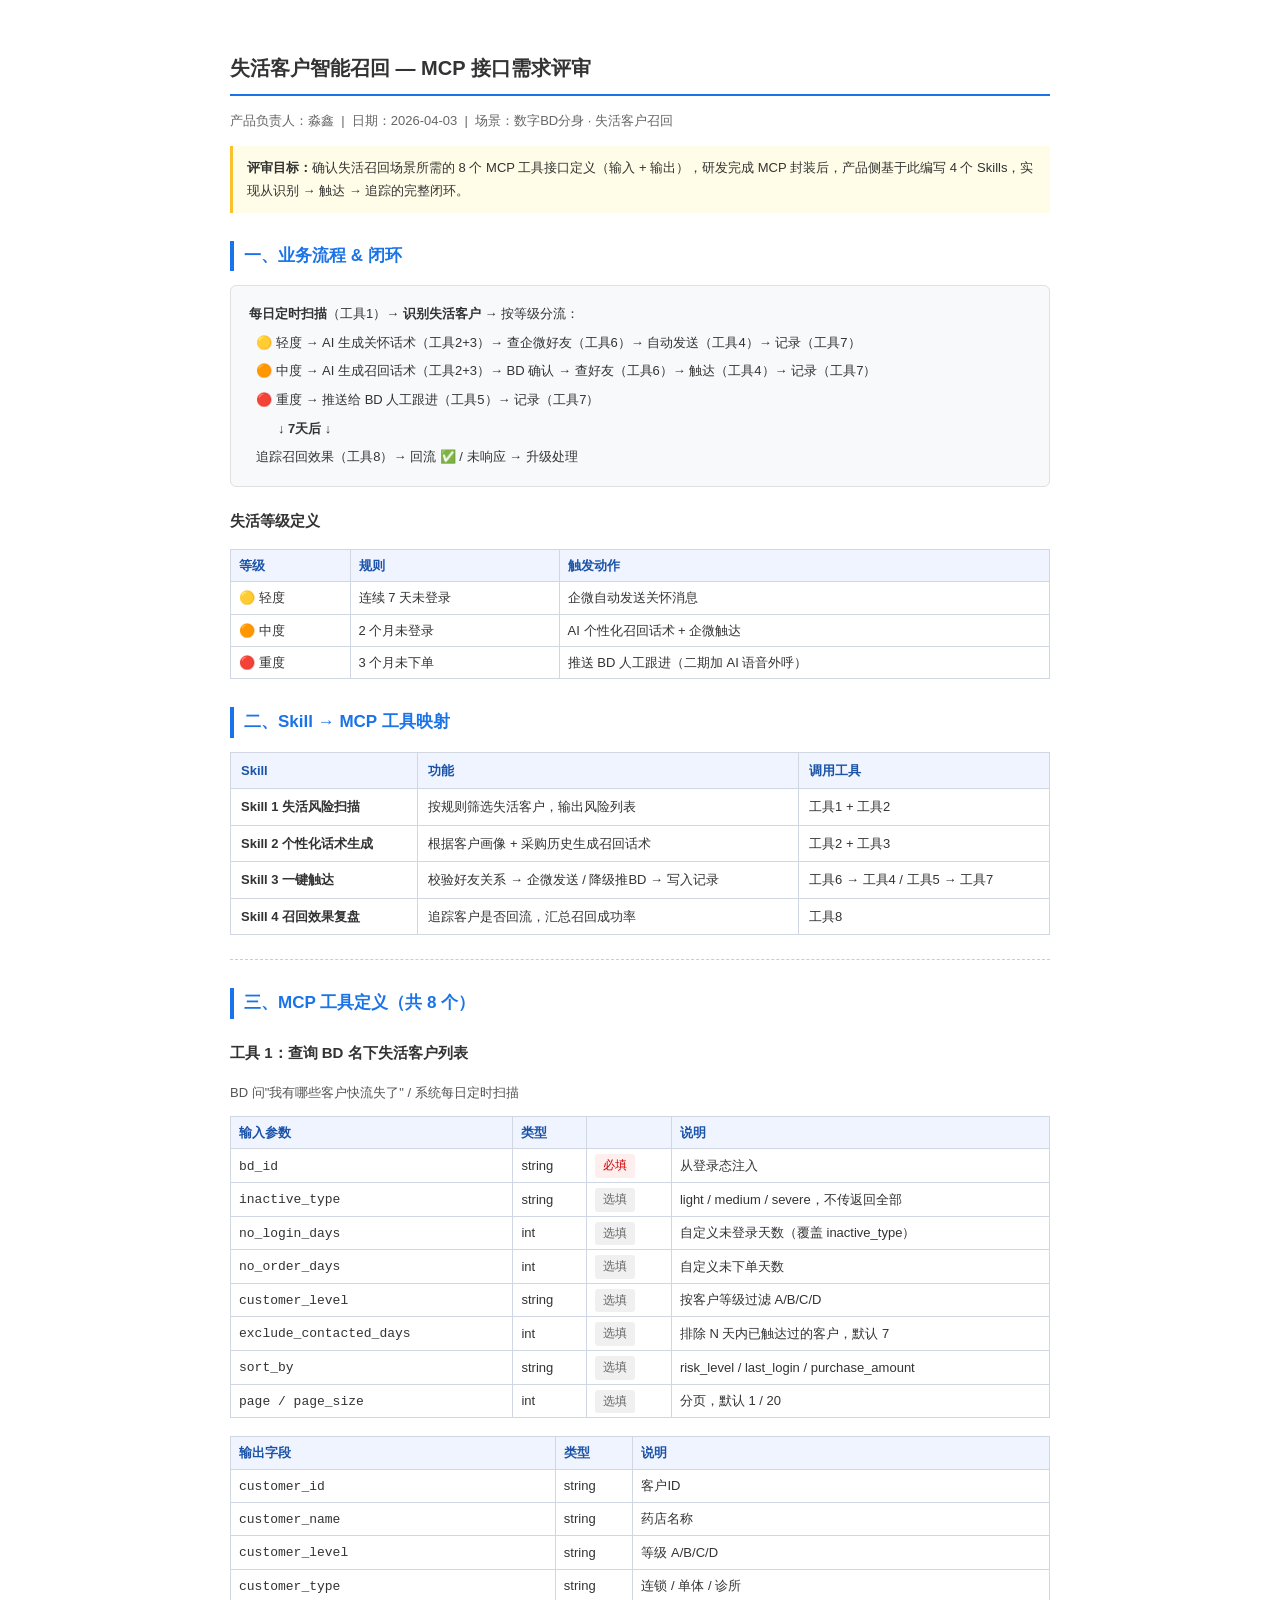
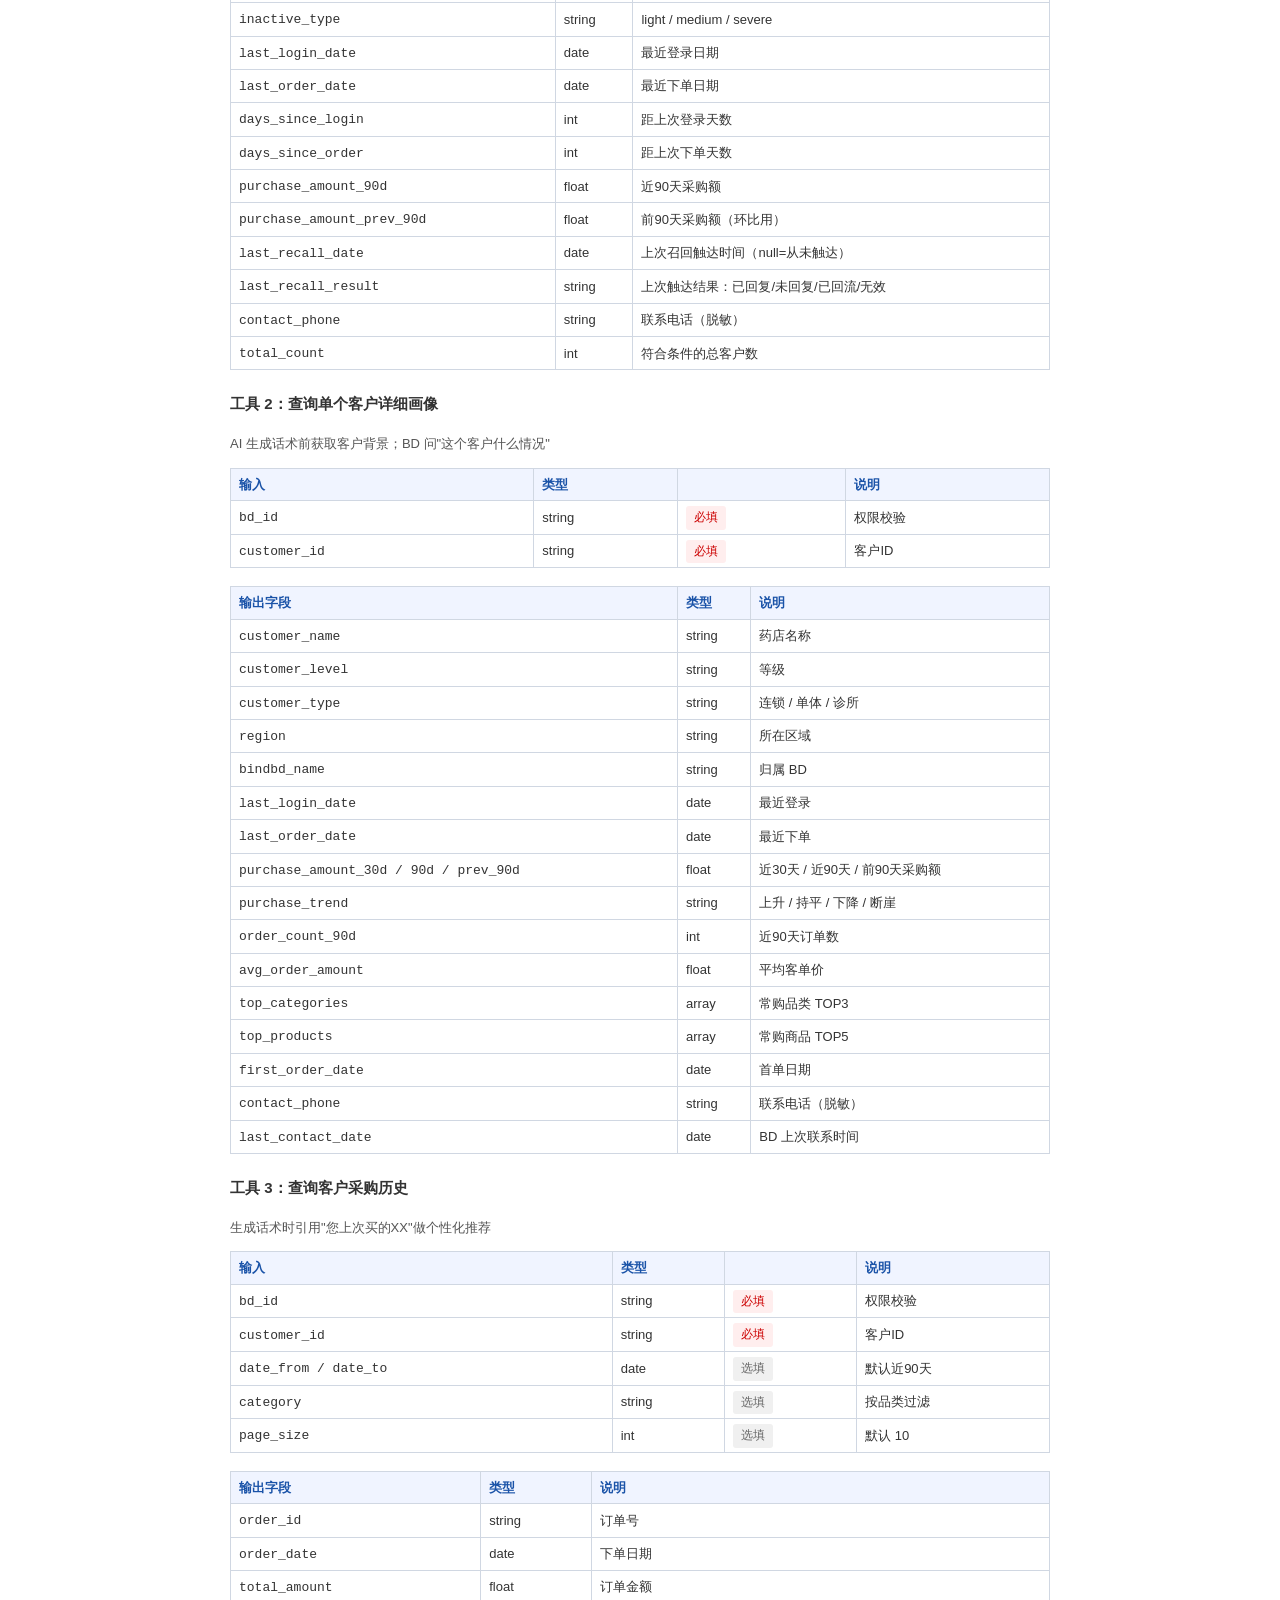
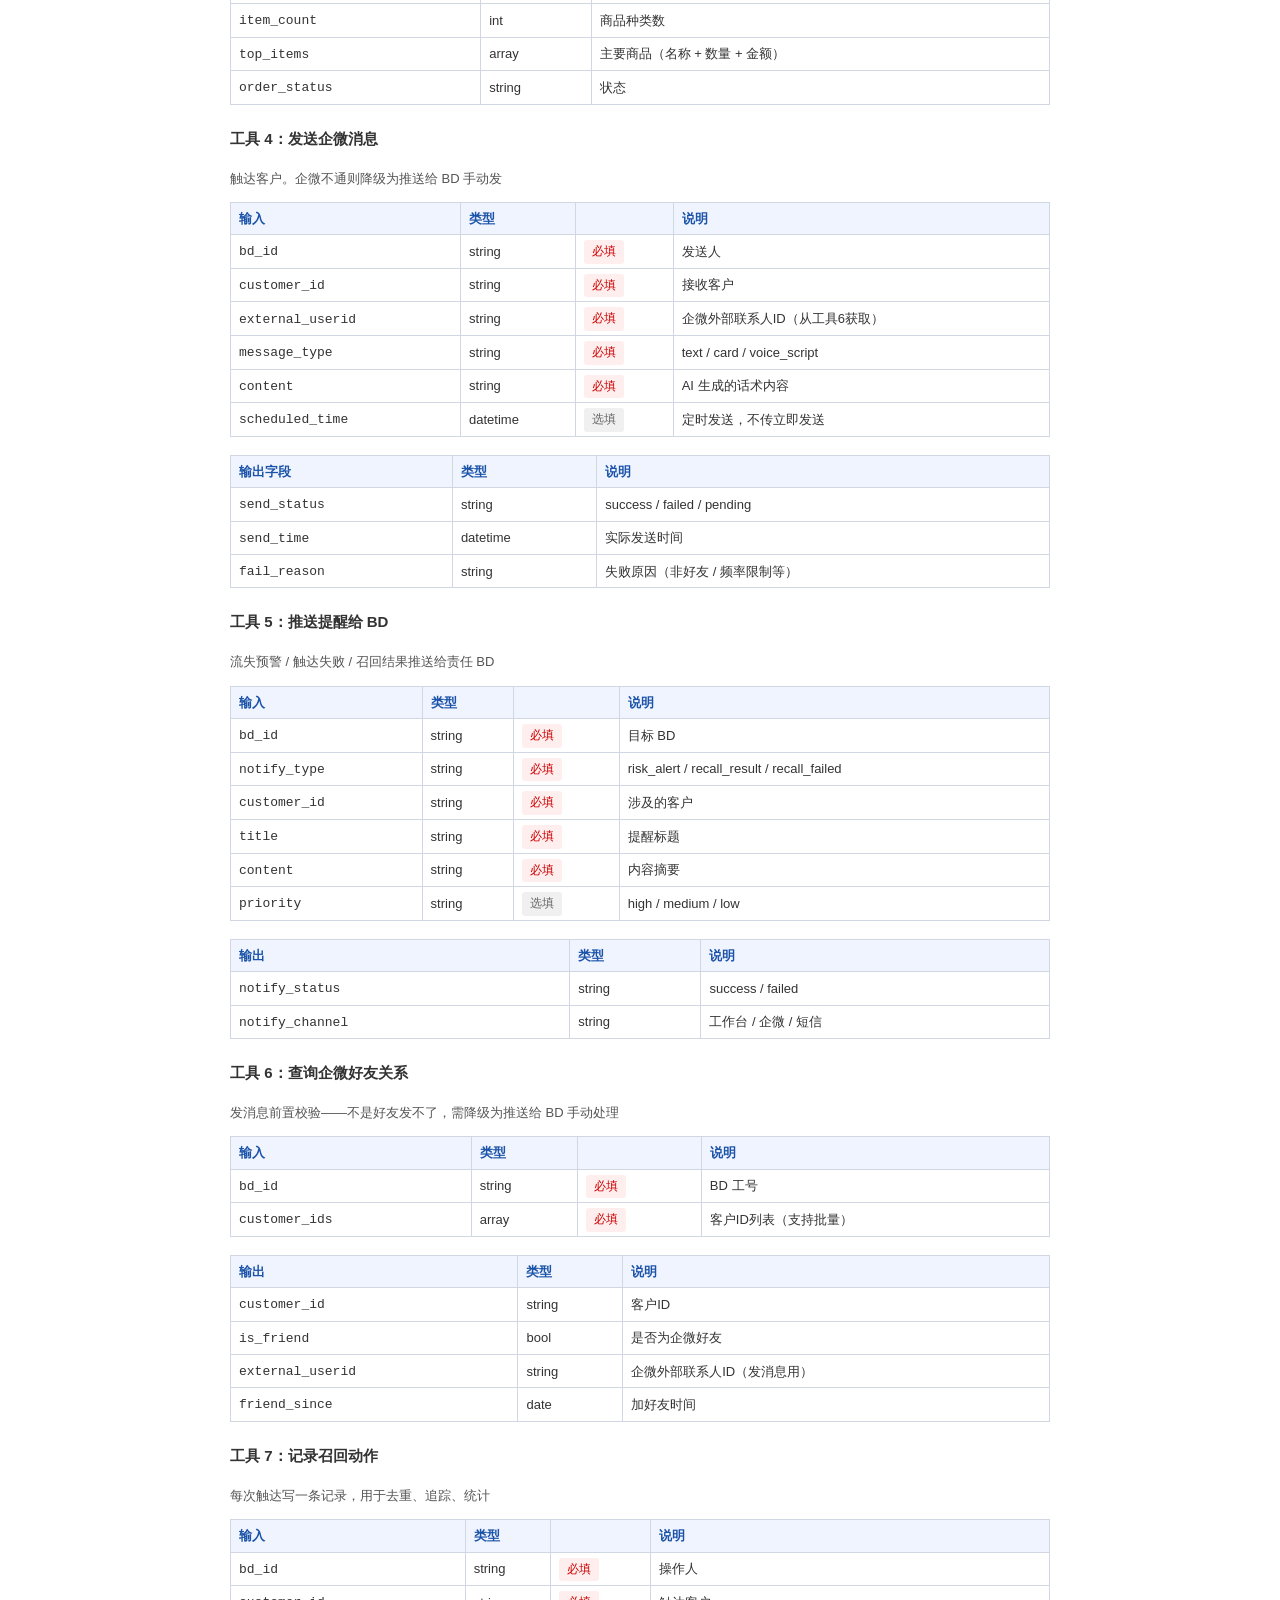
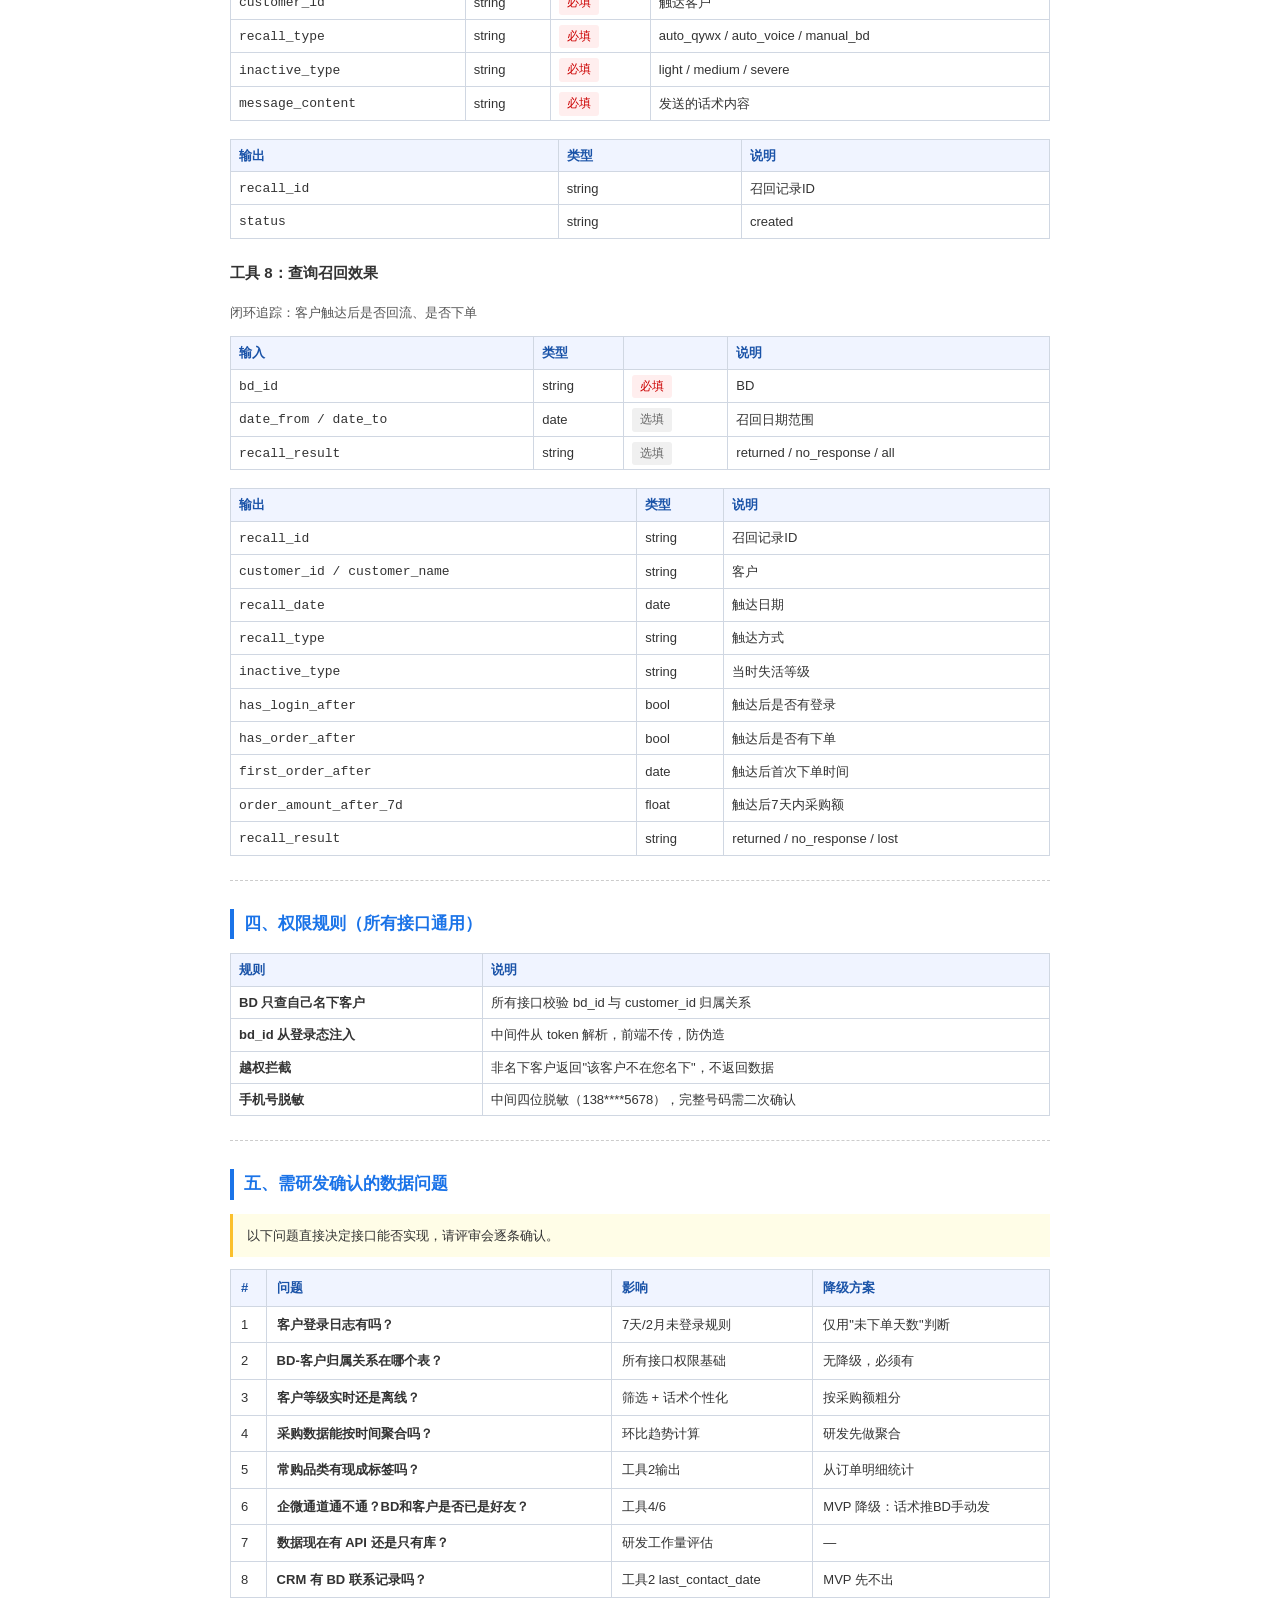
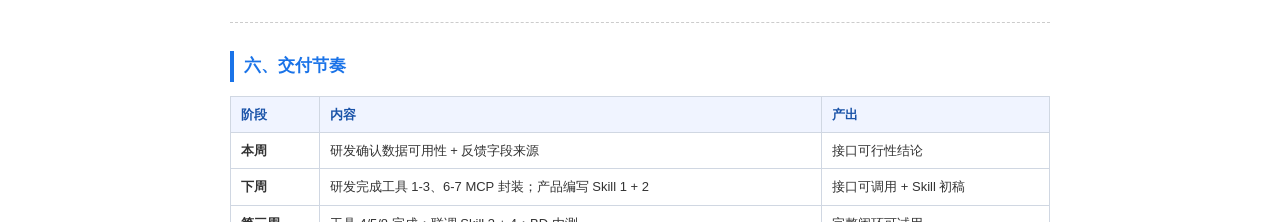
<file: bd-recall-mcp-review.html>
<!DOCTYPE html>
<html lang="zh-CN">
<head>
<meta charset="UTF-8">
<title>失活客户召回 — MCP 接口需求</title>
<style>
  body { font-family: -apple-system, "PingFang SC", "Microsoft YaHei", sans-serif; max-width: 820px; margin: 0 auto; padding: 20px; color: #333; font-size: 14px; line-height: 1.8; }
  h1 { font-size: 20px; border-bottom: 2px solid #1a73e8; padding-bottom: 8px; margin-top: 30px; }
  h2 { font-size: 17px; color: #1a73e8; margin-top: 28px; border-left: 4px solid #1a73e8; padding-left: 10px; }
  h3 { font-size: 15px; color: #333; margin-top: 20px; }
  table { border-collapse: collapse; width: 100%; margin: 10px 0 18px 0; font-size: 13px; }
  th { background: #f0f4ff; color: #1a53a8; font-weight: 600; }
  th, td { border: 1px solid #d0d7e2; padding: 6px 10px; text-align: left; }
  td:first-child { white-space: nowrap; }
  .tag { display: inline-block; padding: 1px 8px; border-radius: 3px; font-size: 12px; font-weight: 500; }
  .tag-must { background: #fee; color: #c00; }
  .tag-opt { background: #f0f0f0; color: #666; }
  .highlight { background: #fffde7; padding: 10px 14px; border-left: 3px solid #fbc02d; margin: 12px 0; font-size: 13px; }
  .section-desc { color: #555; font-size: 13px; margin: 4px 0 12px 0; }
  .flow-box { background: #f8f9fa; border: 1px solid #e0e0e0; border-radius: 6px; padding: 14px 18px; margin: 12px 0; font-size: 13px; line-height: 2.2; }
  .skill-box { background: #f0f7ff; border: 1px solid #c2dbf5; border-radius: 6px; padding: 12px 16px; margin: 10px 0; font-size: 13px; line-height: 1.9; }
  .skill-box b { color: #1a53a8; }
  hr { border: none; border-top: 1px dashed #ccc; margin: 24px 0; }
  .compact td, .compact th { padding: 4px 8px; }
</style>
</head>
<body>

<h1>失活客户智能召回 — MCP 接口需求评审</h1>
<p style="color:#666; font-size:13px;">产品负责人：淼鑫 &nbsp;|&nbsp; 日期：2026-04-03 &nbsp;|&nbsp; 场景：数字BD分身 · 失活客户召回</p>

<div class="highlight">
  <b>评审目标：</b>确认失活召回场景所需的 8 个 MCP 工具接口定义（输入 + 输出），研发完成 MCP 封装后，产品侧基于此编写 4 个 Skills，实现从识别 → 触达 → 追踪的完整闭环。
</div>

<!-- ===================== 业务流程 ===================== -->
<h2>一、业务流程 &amp; 闭环</h2>

<div class="flow-box">
  <b>每日定时扫描</b>（工具1）→ <b>识别失活客户</b> → 按等级分流：<br>
  &nbsp;&nbsp;🟡 轻度 → AI 生成关怀话术（工具2+3）→ 查企微好友（工具6）→ 自动发送（工具4）→ 记录（工具7）<br>
  &nbsp;&nbsp;🟠 中度 → AI 生成召回话术（工具2+3）→ BD 确认 → 查好友（工具6）→ 触达（工具4）→ 记录（工具7）<br>
  &nbsp;&nbsp;🔴 重度 → 推送给 BD 人工跟进（工具5）→ 记录（工具7）<br>
  &nbsp;&nbsp;&nbsp;&nbsp;&nbsp;&nbsp;&nbsp;&nbsp;↓ <b>7天后</b> ↓<br>
  &nbsp;&nbsp;追踪召回效果（工具8）→ 回流 ✅ / 未响应 → 升级处理
</div>

<h3>失活等级定义</h3>
<table class="compact">
  <tr><th>等级</th><th>规则</th><th>触发动作</th></tr>
  <tr><td>🟡 轻度</td><td>连续 7 天未登录</td><td>企微自动发送关怀消息</td></tr>
  <tr><td>🟠 中度</td><td>2 个月未登录</td><td>AI 个性化召回话术 + 企微触达</td></tr>
  <tr><td>🔴 重度</td><td>3 个月未下单</td><td>推送 BD 人工跟进（二期加 AI 语音外呼）</td></tr>
</table>

<!-- ===================== Skill 与工具映射 ===================== -->
<h2>二、Skill → MCP 工具映射</h2>

<table>
  <tr><th>Skill</th><th>功能</th><th>调用工具</th></tr>
  <tr><td><b>Skill 1 失活风险扫描</b></td><td>按规则筛选失活客户，输出风险列表</td><td>工具1 + 工具2</td></tr>
  <tr><td><b>Skill 2 个性化话术生成</b></td><td>根据客户画像 + 采购历史生成召回话术</td><td>工具2 + 工具3</td></tr>
  <tr><td><b>Skill 3 一键触达</b></td><td>校验好友关系 → 企微发送 / 降级推BD → 写入记录</td><td>工具6 → 工具4 / 工具5 → 工具7</td></tr>
  <tr><td><b>Skill 4 召回效果复盘</b></td><td>追踪客户是否回流，汇总召回成功率</td><td>工具8</td></tr>
</table>

<!-- ===================== 8个工具 ===================== -->
<hr>
<h2>三、MCP 工具定义（共 8 个）</h2>

<!-- 工具1 -->
<h3>工具 1：查询 BD 名下失活客户列表</h3>
<p class="section-desc">BD 问"我有哪些客户快流失了" / 系统每日定时扫描</p>

<table class="compact">
  <tr><th>输入参数</th><th>类型</th><th></th><th>说明</th></tr>
  <tr><td><code>bd_id</code></td><td>string</td><td><span class="tag tag-must">必填</span></td><td>从登录态注入</td></tr>
  <tr><td><code>inactive_type</code></td><td>string</td><td><span class="tag tag-opt">选填</span></td><td>light / medium / severe，不传返回全部</td></tr>
  <tr><td><code>no_login_days</code></td><td>int</td><td><span class="tag tag-opt">选填</span></td><td>自定义未登录天数（覆盖 inactive_type）</td></tr>
  <tr><td><code>no_order_days</code></td><td>int</td><td><span class="tag tag-opt">选填</span></td><td>自定义未下单天数</td></tr>
  <tr><td><code>customer_level</code></td><td>string</td><td><span class="tag tag-opt">选填</span></td><td>按客户等级过滤 A/B/C/D</td></tr>
  <tr><td><code>exclude_contacted_days</code></td><td>int</td><td><span class="tag tag-opt">选填</span></td><td>排除 N 天内已触达过的客户，默认 7</td></tr>
  <tr><td><code>sort_by</code></td><td>string</td><td><span class="tag tag-opt">选填</span></td><td>risk_level / last_login / purchase_amount</td></tr>
  <tr><td><code>page / page_size</code></td><td>int</td><td><span class="tag tag-opt">选填</span></td><td>分页，默认 1 / 20</td></tr>
</table>
<table class="compact">
  <tr><th>输出字段</th><th>类型</th><th>说明</th></tr>
  <tr><td><code>customer_id</code></td><td>string</td><td>客户ID</td></tr>
  <tr><td><code>customer_name</code></td><td>string</td><td>药店名称</td></tr>
  <tr><td><code>customer_level</code></td><td>string</td><td>等级 A/B/C/D</td></tr>
  <tr><td><code>customer_type</code></td><td>string</td><td>连锁 / 单体 / 诊所</td></tr>
  <tr><td><code>inactive_type</code></td><td>string</td><td>light / medium / severe</td></tr>
  <tr><td><code>last_login_date</code></td><td>date</td><td>最近登录日期</td></tr>
  <tr><td><code>last_order_date</code></td><td>date</td><td>最近下单日期</td></tr>
  <tr><td><code>days_since_login</code></td><td>int</td><td>距上次登录天数</td></tr>
  <tr><td><code>days_since_order</code></td><td>int</td><td>距上次下单天数</td></tr>
  <tr><td><code>purchase_amount_90d</code></td><td>float</td><td>近90天采购额</td></tr>
  <tr><td><code>purchase_amount_prev_90d</code></td><td>float</td><td>前90天采购额（环比用）</td></tr>
  <tr><td><code>last_recall_date</code></td><td>date</td><td>上次召回触达时间（null=从未触达）</td></tr>
  <tr><td><code>last_recall_result</code></td><td>string</td><td>上次触达结果：已回复/未回复/已回流/无效</td></tr>
  <tr><td><code>contact_phone</code></td><td>string</td><td>联系电话（脱敏）</td></tr>
  <tr><td><code>total_count</code></td><td>int</td><td>符合条件的总客户数</td></tr>
</table>

<!-- 工具2 -->
<h3>工具 2：查询单个客户详细画像</h3>
<p class="section-desc">AI 生成话术前获取客户背景；BD 问"这个客户什么情况"</p>

<table class="compact">
  <tr><th>输入</th><th>类型</th><th></th><th>说明</th></tr>
  <tr><td><code>bd_id</code></td><td>string</td><td><span class="tag tag-must">必填</span></td><td>权限校验</td></tr>
  <tr><td><code>customer_id</code></td><td>string</td><td><span class="tag tag-must">必填</span></td><td>客户ID</td></tr>
</table>
<table class="compact">
  <tr><th>输出字段</th><th>类型</th><th>说明</th></tr>
  <tr><td><code>customer_name</code></td><td>string</td><td>药店名称</td></tr>
  <tr><td><code>customer_level</code></td><td>string</td><td>等级</td></tr>
  <tr><td><code>customer_type</code></td><td>string</td><td>连锁 / 单体 / 诊所</td></tr>
  <tr><td><code>region</code></td><td>string</td><td>所在区域</td></tr>
  <tr><td><code>bindbd_name</code></td><td>string</td><td>归属 BD</td></tr>
  <tr><td><code>last_login_date</code></td><td>date</td><td>最近登录</td></tr>
  <tr><td><code>last_order_date</code></td><td>date</td><td>最近下单</td></tr>
  <tr><td><code>purchase_amount_30d / 90d / prev_90d</code></td><td>float</td><td>近30天 / 近90天 / 前90天采购额</td></tr>
  <tr><td><code>purchase_trend</code></td><td>string</td><td>上升 / 持平 / 下降 / 断崖</td></tr>
  <tr><td><code>order_count_90d</code></td><td>int</td><td>近90天订单数</td></tr>
  <tr><td><code>avg_order_amount</code></td><td>float</td><td>平均客单价</td></tr>
  <tr><td><code>top_categories</code></td><td>array</td><td>常购品类 TOP3</td></tr>
  <tr><td><code>top_products</code></td><td>array</td><td>常购商品 TOP5</td></tr>
  <tr><td><code>first_order_date</code></td><td>date</td><td>首单日期</td></tr>
  <tr><td><code>contact_phone</code></td><td>string</td><td>联系电话（脱敏）</td></tr>
  <tr><td><code>last_contact_date</code></td><td>date</td><td>BD 上次联系时间</td></tr>
</table>

<!-- 工具3 -->
<h3>工具 3：查询客户采购历史</h3>
<p class="section-desc">生成话术时引用"您上次买的XX"做个性化推荐</p>

<table class="compact">
  <tr><th>输入</th><th>类型</th><th></th><th>说明</th></tr>
  <tr><td><code>bd_id</code></td><td>string</td><td><span class="tag tag-must">必填</span></td><td>权限校验</td></tr>
  <tr><td><code>customer_id</code></td><td>string</td><td><span class="tag tag-must">必填</span></td><td>客户ID</td></tr>
  <tr><td><code>date_from / date_to</code></td><td>date</td><td><span class="tag tag-opt">选填</span></td><td>默认近90天</td></tr>
  <tr><td><code>category</code></td><td>string</td><td><span class="tag tag-opt">选填</span></td><td>按品类过滤</td></tr>
  <tr><td><code>page_size</code></td><td>int</td><td><span class="tag tag-opt">选填</span></td><td>默认 10</td></tr>
</table>
<table class="compact">
  <tr><th>输出字段</th><th>类型</th><th>说明</th></tr>
  <tr><td><code>order_id</code></td><td>string</td><td>订单号</td></tr>
  <tr><td><code>order_date</code></td><td>date</td><td>下单日期</td></tr>
  <tr><td><code>total_amount</code></td><td>float</td><td>订单金额</td></tr>
  <tr><td><code>item_count</code></td><td>int</td><td>商品种类数</td></tr>
  <tr><td><code>top_items</code></td><td>array</td><td>主要商品（名称 + 数量 + 金额）</td></tr>
  <tr><td><code>order_status</code></td><td>string</td><td>状态</td></tr>
</table>

<!-- 工具4 -->
<h3>工具 4：发送企微消息</h3>
<p class="section-desc">触达客户。企微不通则降级为推送给 BD 手动发</p>

<table class="compact">
  <tr><th>输入</th><th>类型</th><th></th><th>说明</th></tr>
  <tr><td><code>bd_id</code></td><td>string</td><td><span class="tag tag-must">必填</span></td><td>发送人</td></tr>
  <tr><td><code>customer_id</code></td><td>string</td><td><span class="tag tag-must">必填</span></td><td>接收客户</td></tr>
  <tr><td><code>external_userid</code></td><td>string</td><td><span class="tag tag-must">必填</span></td><td>企微外部联系人ID（从工具6获取）</td></tr>
  <tr><td><code>message_type</code></td><td>string</td><td><span class="tag tag-must">必填</span></td><td>text / card / voice_script</td></tr>
  <tr><td><code>content</code></td><td>string</td><td><span class="tag tag-must">必填</span></td><td>AI 生成的话术内容</td></tr>
  <tr><td><code>scheduled_time</code></td><td>datetime</td><td><span class="tag tag-opt">选填</span></td><td>定时发送，不传立即发送</td></tr>
</table>
<table class="compact">
  <tr><th>输出字段</th><th>类型</th><th>说明</th></tr>
  <tr><td><code>send_status</code></td><td>string</td><td>success / failed / pending</td></tr>
  <tr><td><code>send_time</code></td><td>datetime</td><td>实际发送时间</td></tr>
  <tr><td><code>fail_reason</code></td><td>string</td><td>失败原因（非好友 / 频率限制等）</td></tr>
</table>

<!-- 工具5 -->
<h3>工具 5：推送提醒给 BD</h3>
<p class="section-desc">流失预警 / 触达失败 / 召回结果推送给责任 BD</p>

<table class="compact">
  <tr><th>输入</th><th>类型</th><th></th><th>说明</th></tr>
  <tr><td><code>bd_id</code></td><td>string</td><td><span class="tag tag-must">必填</span></td><td>目标 BD</td></tr>
  <tr><td><code>notify_type</code></td><td>string</td><td><span class="tag tag-must">必填</span></td><td>risk_alert / recall_result / recall_failed</td></tr>
  <tr><td><code>customer_id</code></td><td>string</td><td><span class="tag tag-must">必填</span></td><td>涉及的客户</td></tr>
  <tr><td><code>title</code></td><td>string</td><td><span class="tag tag-must">必填</span></td><td>提醒标题</td></tr>
  <tr><td><code>content</code></td><td>string</td><td><span class="tag tag-must">必填</span></td><td>内容摘要</td></tr>
  <tr><td><code>priority</code></td><td>string</td><td><span class="tag tag-opt">选填</span></td><td>high / medium / low</td></tr>
</table>
<table class="compact">
  <tr><th>输出</th><th>类型</th><th>说明</th></tr>
  <tr><td><code>notify_status</code></td><td>string</td><td>success / failed</td></tr>
  <tr><td><code>notify_channel</code></td><td>string</td><td>工作台 / 企微 / 短信</td></tr>
</table>

<!-- 工具6 -->
<h3>工具 6：查询企微好友关系</h3>
<p class="section-desc">发消息前置校验——不是好友发不了，需降级为推送给 BD 手动处理</p>

<table class="compact">
  <tr><th>输入</th><th>类型</th><th></th><th>说明</th></tr>
  <tr><td><code>bd_id</code></td><td>string</td><td><span class="tag tag-must">必填</span></td><td>BD 工号</td></tr>
  <tr><td><code>customer_ids</code></td><td>array</td><td><span class="tag tag-must">必填</span></td><td>客户ID列表（支持批量）</td></tr>
</table>
<table class="compact">
  <tr><th>输出</th><th>类型</th><th>说明</th></tr>
  <tr><td><code>customer_id</code></td><td>string</td><td>客户ID</td></tr>
  <tr><td><code>is_friend</code></td><td>bool</td><td>是否为企微好友</td></tr>
  <tr><td><code>external_userid</code></td><td>string</td><td>企微外部联系人ID（发消息用）</td></tr>
  <tr><td><code>friend_since</code></td><td>date</td><td>加好友时间</td></tr>
</table>

<!-- 工具7 -->
<h3>工具 7：记录召回动作</h3>
<p class="section-desc">每次触达写一条记录，用于去重、追踪、统计</p>

<table class="compact">
  <tr><th>输入</th><th>类型</th><th></th><th>说明</th></tr>
  <tr><td><code>bd_id</code></td><td>string</td><td><span class="tag tag-must">必填</span></td><td>操作人</td></tr>
  <tr><td><code>customer_id</code></td><td>string</td><td><span class="tag tag-must">必填</span></td><td>触达客户</td></tr>
  <tr><td><code>recall_type</code></td><td>string</td><td><span class="tag tag-must">必填</span></td><td>auto_qywx / auto_voice / manual_bd</td></tr>
  <tr><td><code>inactive_type</code></td><td>string</td><td><span class="tag tag-must">必填</span></td><td>light / medium / severe</td></tr>
  <tr><td><code>message_content</code></td><td>string</td><td><span class="tag tag-must">必填</span></td><td>发送的话术内容</td></tr>
</table>
<table class="compact">
  <tr><th>输出</th><th>类型</th><th>说明</th></tr>
  <tr><td><code>recall_id</code></td><td>string</td><td>召回记录ID</td></tr>
  <tr><td><code>status</code></td><td>string</td><td>created</td></tr>
</table>

<!-- 工具8 -->
<h3>工具 8：查询召回效果</h3>
<p class="section-desc">闭环追踪：客户触达后是否回流、是否下单</p>

<table class="compact">
  <tr><th>输入</th><th>类型</th><th></th><th>说明</th></tr>
  <tr><td><code>bd_id</code></td><td>string</td><td><span class="tag tag-must">必填</span></td><td>BD</td></tr>
  <tr><td><code>date_from / date_to</code></td><td>date</td><td><span class="tag tag-opt">选填</span></td><td>召回日期范围</td></tr>
  <tr><td><code>recall_result</code></td><td>string</td><td><span class="tag tag-opt">选填</span></td><td>returned / no_response / all</td></tr>
</table>
<table class="compact">
  <tr><th>输出</th><th>类型</th><th>说明</th></tr>
  <tr><td><code>recall_id</code></td><td>string</td><td>召回记录ID</td></tr>
  <tr><td><code>customer_id / customer_name</code></td><td>string</td><td>客户</td></tr>
  <tr><td><code>recall_date</code></td><td>date</td><td>触达日期</td></tr>
  <tr><td><code>recall_type</code></td><td>string</td><td>触达方式</td></tr>
  <tr><td><code>inactive_type</code></td><td>string</td><td>当时失活等级</td></tr>
  <tr><td><code>has_login_after</code></td><td>bool</td><td>触达后是否有登录</td></tr>
  <tr><td><code>has_order_after</code></td><td>bool</td><td>触达后是否有下单</td></tr>
  <tr><td><code>first_order_after</code></td><td>date</td><td>触达后首次下单时间</td></tr>
  <tr><td><code>order_amount_after_7d</code></td><td>float</td><td>触达后7天内采购额</td></tr>
  <tr><td><code>recall_result</code></td><td>string</td><td>returned / no_response / lost</td></tr>
</table>

<!-- ===================== 权限 ===================== -->
<hr>
<h2>四、权限规则（所有接口通用）</h2>
<table class="compact">
  <tr><th>规则</th><th>说明</th></tr>
  <tr><td><b>BD 只查自己名下客户</b></td><td>所有接口校验 bd_id 与 customer_id 归属关系</td></tr>
  <tr><td><b>bd_id 从登录态注入</b></td><td>中间件从 token 解析，前端不传，防伪造</td></tr>
  <tr><td><b>越权拦截</b></td><td>非名下客户返回"该客户不在您名下"，不返回数据</td></tr>
  <tr><td><b>手机号脱敏</b></td><td>中间四位脱敏（138****5678），完整号码需二次确认</td></tr>
</table>

<!-- ===================== 数据确认 ===================== -->
<hr>
<h2>五、需研发确认的数据问题</h2>
<div class="highlight">以下问题直接决定接口能否实现，请评审会逐条确认。</div>

<table>
  <tr><th>#</th><th>问题</th><th>影响</th><th>降级方案</th></tr>
  <tr><td>1</td><td><b>客户登录日志有吗？</b></td><td>7天/2月未登录规则</td><td>仅用"未下单天数"判断</td></tr>
  <tr><td>2</td><td><b>BD-客户归属关系在哪个表？</b></td><td>所有接口权限基础</td><td>无降级，必须有</td></tr>
  <tr><td>3</td><td><b>客户等级实时还是离线？</b></td><td>筛选 + 话术个性化</td><td>按采购额粗分</td></tr>
  <tr><td>4</td><td><b>采购数据能按时间聚合吗？</b></td><td>环比趋势计算</td><td>研发先做聚合</td></tr>
  <tr><td>5</td><td><b>常购品类有现成标签吗？</b></td><td>工具2输出</td><td>从订单明细统计</td></tr>
  <tr><td>6</td><td><b>企微通道通不通？BD和客户是否已是好友？</b></td><td>工具4/6</td><td>MVP 降级：话术推BD手动发</td></tr>
  <tr><td>7</td><td><b>数据现在有 API 还是只有库？</b></td><td>研发工作量评估</td><td>—</td></tr>
  <tr><td>8</td><td><b>CRM 有 BD 联系记录吗？</b></td><td>工具2 last_contact_date</td><td>MVP 先不出</td></tr>
</table>

<!-- ===================== 排期 ===================== -->
<hr>
<h2>六、交付节奏</h2>
<table>
  <tr><th>阶段</th><th>内容</th><th>产出</th></tr>
  <tr><td><b>本周</b></td><td>研发确认数据可用性 + 反馈字段来源</td><td>接口可行性结论</td></tr>
  <tr><td><b>下周</b></td><td>研发完成工具 1-3、6-7 MCP 封装；产品编写 Skill 1 + 2</td><td>接口可调用 + Skill 初稿</td></tr>
  <tr><td><b>第三周</b></td><td>工具 4/5/8 完成；联调 Skill 3 + 4；BD 内测</td><td>完整闭环可试用</td></tr>
</table>

</body>
</html>
</file>
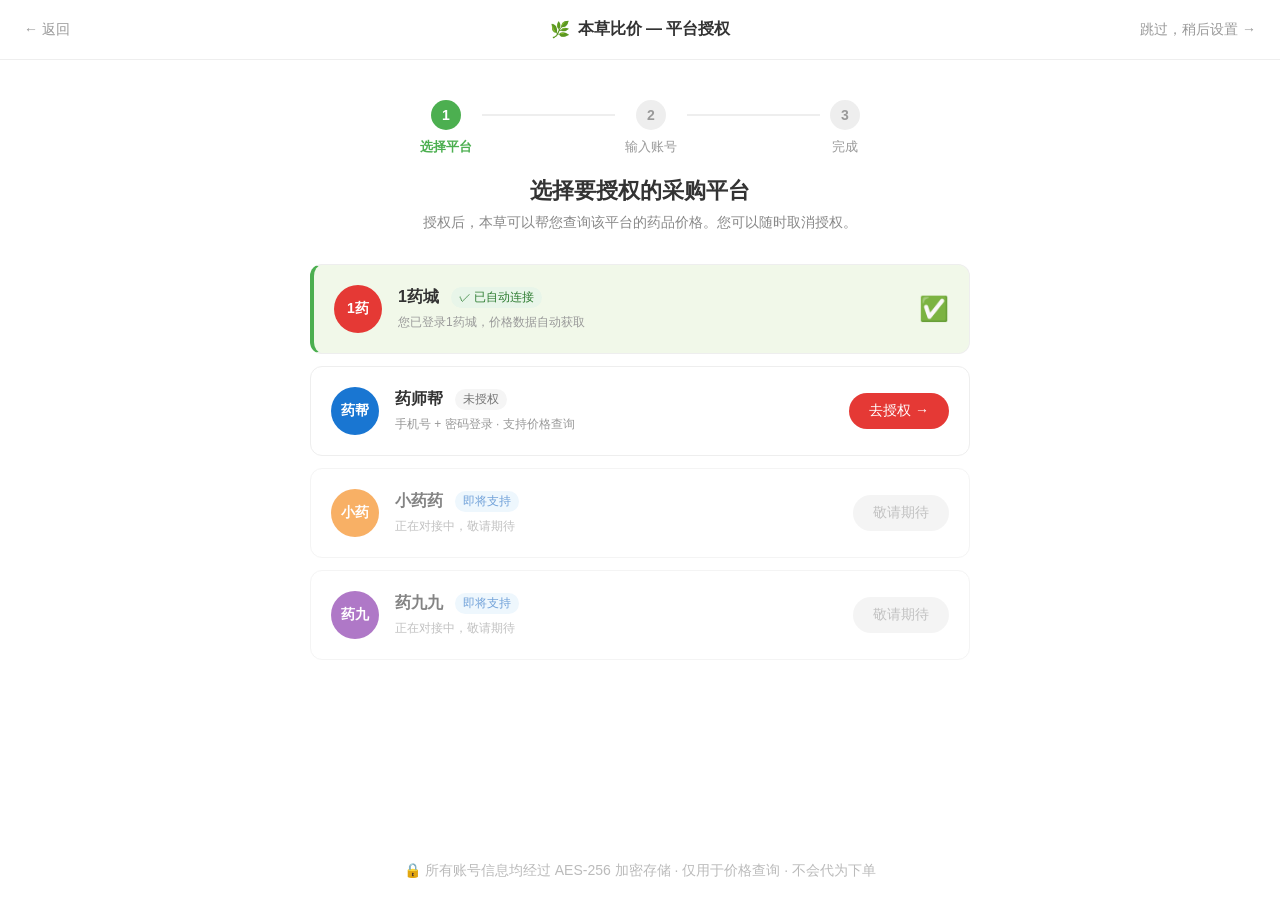
<file: demos/比价-demo-v1-交互原型/auth.html>
<!DOCTYPE html>
<html lang="zh-CN">
<head>
    <meta charset="UTF-8">
    <meta name="viewport" content="width=device-width, initial-scale=1.0">
    <title>平台授权 - 本草比价助手</title>
    <style>
        :root {
            --color-primary: #E53935;
            --color-primary-hover: #D32F2F;
            --color-brand-green: #4CAF50;
            --color-bg: #FFFFFF;
            --color-text-main: #333333;
            --color-text-sub: #888888;
            --color-text-muted: #BBBBBB;
            --font-family: -apple-system, "Microsoft YaHei", sans-serif;
            --radius-card: 12px;
            --radius-btn: 20px;
        }

        * {
            box-sizing: border-box;
            margin: 0;
            padding: 0;
        }

        body {
            font-family: var(--font-family);
            background-color: var(--color-bg);
            color: var(--color-text-main);
            min-height: 100vh;
            display: flex;
            flex-direction: column;
            overflow-x: hidden;
        }

        a {
            text-decoration: none;
            color: inherit;
            cursor: pointer;
            transition: color 0.2s;
        }

        /* 1. 顶部导航栏 */
        .header {
            height: 60px;
            background-color: #FFFFFF;
            border-bottom: 1px solid #EEEEEE;
            display: flex;
            align-items: center;
            padding: 0 24px;
            position: fixed;
            top: 0;
            left: 0;
            right: 0;
            z-index: 100;
        }

        .header-left {
            flex: 1;
            font-size: 14px;
            color: #999999;
        }

        .header-left a:hover {
            color: var(--color-primary);
        }

        .header-center {
            display: flex;
            align-items: center;
            justify-content: center;
            gap: 8px;
            font-size: 16px;
            font-weight: bold;
            color: #333333;
        }

        .header-center .icon {
            color: var(--color-brand-green);
        }

        .header-right {
            flex: 1;
            text-align: right;
            font-size: 14px;
            color: #999999;
        }

        .header-right a:hover {
            color: #666666;
        }

        /* 2. 步骤指示器 */
        .steps-container {
            width: 100%;
            max-width: 500px;
            margin: 100px auto 20px;
            display: flex;
            justify-content: space-between;
            align-items: center;
            position: relative;
            padding: 0 20px;
            transition: opacity 0.3s;
        }

        .steps-line {
            position: absolute;
            top: 14px;
            left: 40px;
            right: 40px;
            height: 2px;
            background-color: #EEEEEE;
            z-index: 1;
        }

        .step-item {
            position: relative;
            z-index: 2;
            display: flex;
            flex-direction: column;
            align-items: center;
            gap: 8px;
            background-color: var(--color-bg);
            padding: 0 10px;
        }

        .step-circle {
            width: 30px;
            height: 30px;
            border-radius: 50%;
            background-color: #EEEEEE;
            color: #999999;
            display: flex;
            justify-content: center;
            align-items: center;
            font-size: 14px;
            font-weight: bold;
            transition: all 0.3s;
        }

        .step-text {
            font-size: 13px;
            color: #999999;
            transition: all 0.3s;
        }

        .step-item.active .step-circle {
            background-color: var(--color-brand-green);
            color: #FFFFFF;
        }

        .step-item.active .step-text {
            color: var(--color-brand-green);
            font-weight: bold;
        }

        .step-item.completed .step-circle {
            background-color: var(--color-brand-green);
            color: #FFFFFF;
        }

        .step-item.completed .step-text {
            color: var(--color-brand-green);
        }

        /* 3. 主内容区 */
        .main-content {
            width: 100%;
            max-width: 700px;
            margin: 0 auto;
            padding: 0 20px 60px;
            flex: 1;
            margin-top: 40px; /* Default margin if steps are hidden */
        }
        
        .has-steps .main-content {
            margin-top: 0;
        }

        /* a. 标题区 */
        .section-header {
            text-align: center;
            margin-bottom: 32px;
        }

        .section-title {
            font-size: 22px;
            font-weight: bold;
            color: var(--color-text-main);
            margin-bottom: 8px;
        }

        .section-desc {
            font-size: 14px;
            color: var(--color-text-sub);
        }

        /* b. 平台列表 */
        .platform-list {
            display: flex;
            flex-direction: column;
            gap: 12px;
        }

        .platform-group {
            display: flex;
            flex-direction: column;
        }

        .platform-card {
            display: flex;
            align-items: center;
            padding: 20px;
            background-color: #FFFFFF;
            border-radius: var(--radius-card);
            border: 1px solid #EEEEEE;
            transition: all 0.3s ease;
            position: relative;
            overflow: hidden;
        }

        .platform-card.interactive:hover {
            transform: translateY(-2px);
            box-shadow: 0 6px 16px rgba(0, 0, 0, 0.06);
        }

        .platform-card.connected-1yao {
            background-color: #F1F8E9;
            border-left: 4px solid var(--color-brand-green);
        }

        .platform-card.disabled {
            opacity: 0.6;
        }

        .platform-logo {
            width: 48px;
            height: 48px;
            border-radius: 50%;
            display: flex;
            justify-content: center;
            align-items: center;
            color: #FFFFFF;
            font-size: 14px;
            font-weight: bold;
            margin-right: 16px;
            flex-shrink: 0;
        }

        .logo-1yao { background-color: var(--color-primary); }
        .logo-yaobang { background-color: #1976D2; }
        .logo-xiaoyao { background-color: #F57C00; }
        .logo-yaojiu { background-color: #7B1FA2; }

        .platform-info {
            flex: 1;
        }

        .platform-name-row {
            display: flex;
            align-items: center;
            gap: 12px;
            margin-bottom: 6px;
        }

        .platform-name {
            font-size: 16px;
            font-weight: bold;
            color: var(--color-text-main);
        }

        .status-tag {
            font-size: 12px;
            padding: 2px 8px;
            border-radius: 12px;
            display: inline-flex;
            align-items: center;
            gap: 4px;
        }

        .status-connected { background-color: #E8F5E9; color: #2E7D32; }
        .status-unauth { background-color: #F5F5F5; color: #757575; }
        .status-coming { background-color: #E3F2FD; color: #1565C0; }
        .status-expired { background-color: #FFF3E0; color: #E65100; }
        .status-loading { background-color: #E3F2FD; color: #1565C0; }

        .platform-desc {
            font-size: 12px;
            color: #999999;
        }

        .platform-action {
            margin-left: 16px;
            display: flex;
            align-items: center;
            gap: 12px;
        }

        .btn-auth {
            background-color: var(--color-primary);
            color: #FFFFFF;
            border: none;
            border-radius: var(--radius-btn);
            padding: 0 20px;
            height: 36px;
            font-size: 14px;
            cursor: pointer;
            transition: background-color 0.2s;
        }

        .btn-auth:hover {
            background-color: var(--color-primary-hover);
        }

        .btn-auth-orange {
            background-color: #F57C00;
        }
        .btn-auth-orange:hover {
            background-color: #E65100;
        }

        .btn-disabled {
            background-color: #EEEEEE;
            color: #999999;
            border: none;
            border-radius: var(--radius-btn);
            padding: 0 20px;
            height: 36px;
            font-size: 14px;
            cursor: not-allowed;
        }

        .action-links {
            display: flex;
            gap: 12px;
            font-size: 13px;
        }

        .action-links a {
            color: #999999;
        }

        .action-links a:hover {
            color: #666666;
        }

        .icon-check {
            color: var(--color-brand-green);
            font-size: 24px;
        }

        /* c. 授权表单 (折叠展开动画) */
        .form-collapse {
            display: grid;
            grid-template-rows: 0fr;
            transition: grid-template-rows 0.3s ease-in-out, margin-top 0.3s ease-in-out;
        }

        .form-collapse.open {
            grid-template-rows: 1fr;
            margin-top: 12px;
        }

        .form-inner {
            overflow: hidden;
        }

        .form-content {
            background-color: #FFFFFF;
            border-radius: var(--radius-card);
            border: 1px solid #EEEEEE;
            padding: 24px;
            box-shadow: 0 4px 20px rgba(0, 0, 0, 0.03);
        }

        .alert-box {
            border-radius: 8px;
            padding: 12px 16px;
            margin-bottom: 20px;
            font-size: 13px;
            line-height: 1.6;
            display: flex;
            gap: 10px;
        }

        .alert-blue { background-color: #E3F2FD; color: #0D47A1; }
        .alert-yellow { background-color: #FFF8E1; color: #FF8F00; }

        .form-group {
            margin-bottom: 16px;
            position: relative;
        }

        .input-icon {
            position: absolute;
            left: 16px;
            top: 50%;
            transform: translateY(-50%);
            color: #999999;
            font-size: 16px;
        }

        .form-input {
            width: 100%;
            height: 44px;
            border: 1px solid #DDDDDD;
            border-radius: 8px;
            padding: 0 44px;
            font-size: 14px;
            transition: border-color 0.2s;
            outline: none;
        }

        .form-input:focus {
            border-color: var(--color-primary);
        }

        .pwd-toggle {
            position: absolute;
            right: 16px;
            top: 50%;
            transform: translateY(-50%);
            color: #999999;
            cursor: pointer;
            background: none;
            border: none;
            padding: 4px;
        }

        .pwd-toggle:hover {
            color: #666666;
        }

        .form-actions {
            display: flex;
            justify-content: flex-start;
            gap: 12px;
            margin-top: 24px;
        }

        .btn-submit {
            background-color: var(--color-primary);
            color: #FFFFFF;
            border: none;
            border-radius: 24px;
            width: 160px;
            height: 44px;
            font-size: 15px;
            font-weight: 500;
            cursor: pointer;
            transition: all 0.2s;
            display: flex;
            justify-content: center;
            align-items: center;
            gap: 8px;
        }

        .btn-submit:hover {
            background-color: var(--color-primary-hover);
        }

        .btn-submit.loading {
            background-color: #EF9A9A;
            cursor: not-allowed;
        }

        .btn-cancel {
            background-color: #FFFFFF;
            color: #666666;
            border: 1px solid #DDDDDD;
            border-radius: 24px;
            width: 100px;
            height: 44px;
            font-size: 15px;
            cursor: pointer;
            transition: all 0.2s;
        }

        .btn-cancel:hover {
            background-color: #F5F5F5;
            color: #333333;
        }

        /* 动画 Spinner */
        .spinner {
            width: 16px;
            height: 16px;
            border: 2px solid currentColor;
            border-top-color: transparent;
            border-radius: 50%;
            animation: spin 1s linear infinite;
        }

        @keyframes spin {
            to { transform: rotate(360deg); }
        }

        /* Toast 成功提示条 */
        .toast {
            position: fixed;
            top: 20px;
            left: 50%;
            transform: translate(-50%, -100%);
            background-color: #4CAF50;
            color: white;
            padding: 12px 24px;
            border-radius: 24px;
            font-size: 15px;
            font-weight: 500;
            box-shadow: 0 4px 12px rgba(76, 175, 80, 0.3);
            z-index: 1000;
            opacity: 0;
            transition: all 0.4s cubic-bezier(0.175, 0.885, 0.32, 1.275);
        }

        .toast.show {
            transform: translate(-50%, 20px);
            opacity: 1;
        }

        /* d. 底部操作区 */
        .bottom-action-area {
            margin-top: 32px;
            opacity: 0;
            transform: translateY(20px);
            transition: all 0.5s ease;
            display: none;
        }

        .bottom-action-area.show {
            display: block;
            opacity: 1;
            transform: translateY(0);
        }

        .success-summary-card {
            background-color: #F1F8E9;
            border: 1px solid #C8E6C9;
            border-radius: var(--radius-card);
            padding: 32px 20px;
            text-align: center;
            display: flex;
            flex-direction: column;
            align-items: center;
        }

        .summary-text {
            font-size: 18px;
            font-weight: bold;
            color: #2E7D32;
            margin-bottom: 24px;
        }

        .btn-start {
            display: flex;
            justify-content: center;
            align-items: center;
            background-color: var(--color-primary);
            color: #FFFFFF;
            border-radius: 24px;
            width: 240px;
            height: 48px;
            font-size: 16px;
            font-weight: 500;
            transition: all 0.2s;
            box-shadow: 0 4px 12px rgba(229, 57, 53, 0.2);
            margin-bottom: 16px;
        }

        .btn-start:hover {
            background-color: var(--color-primary-hover);
            transform: translateY(-2px);
            box-shadow: 0 6px 16px rgba(229, 57, 53, 0.3);
        }

        .link-manage {
            font-size: 14px;
            color: #666666;
        }

        .link-manage:hover {
            color: #333333;
            text-decoration: underline;
        }

        /* 4. 底部声明 */
        .footer {
            text-align: center;
            padding: 20px;
            font-size: 14px;
            color: var(--color-text-muted);
            margin-top: auto;
            width: 100%;
        }
    </style>
</head>
<body>

    <!-- Toast 提示 -->
    <div class="toast" id="toast">✅ 药师帮授权成功！</div>

    <!-- 1. 顶部导航栏 -->
    <header class="header">
        <div class="header-left">
            <a href="chat.html">← 返回</a>
        </div>
        <div class="header-center">
            <span class="icon">🌿</span>
            <span>本草比价 — 平台授权</span>
        </div>
        <div class="header-right" id="header-right">
            <a href="chat.html">跳过，稍后设置 →</a>
        </div>
    </header>

    <!-- 2. 步骤指示器 -->
    <div class="steps-container" id="steps-container">
        <div class="steps-line"></div>
        <div class="step-item active" id="step1">
            <div class="step-circle">1</div>
            <div class="step-text">选择平台</div>
        </div>
        <div class="step-item" id="step2">
            <div class="step-circle">2</div>
            <div class="step-text">输入账号</div>
        </div>
        <div class="step-item" id="step3">
            <div class="step-circle">3</div>
            <div class="step-text">完成</div>
        </div>
    </div>

    <!-- 3. 主内容区 -->
    <main class="main-content">
        
        <div class="section-header">
            <h1 class="section-title" id="page-title">选择要授权的采购平台</h1>
            <p class="section-desc">授权后，本草可以帮您查询该平台的药品价格。您可以随时取消授权。</p>
        </div>

        <div class="platform-list">
            <!-- 卡片 1: 1药城 -->
            <div class="platform-card connected-1yao">
                <div class="platform-logo logo-1yao">1药</div>
                <div class="platform-info">
                    <div class="platform-name-row">
                        <span class="platform-name">1药城</span>
                        <span class="status-tag status-connected">✓ 已自动连接</span>
                    </div>
                    <div class="platform-desc">您已登录1药城，价格数据自动获取</div>
                </div>
                <div class="platform-action">
                    <span class="icon-check">✅</span>
                </div>
            </div>

            <!-- 卡片 2: 药师帮 (包含表单) -->
            <div class="platform-group">
                <div class="platform-card interactive" id="yaobang-card">
                    <!-- 动态内容由 JS 渲染 -->
                </div>
                
                <!-- 药师帮授权表单 -->
                <div class="form-collapse" id="yaobang-form">
                    <div class="form-inner">
                        <div class="form-content">
                            <div class="alert-box alert-blue">
                                <span>🔒</span>
                                <div>您的账号信息将加密存储，仅用于查询药品价格，不会代您下单。</div>
                            </div>

                            <div class="form-group">
                                <span class="input-icon">📱</span>
                                <input type="text" class="form-input" placeholder="请输入药师帮绑定的手机号" id="phoneInput">
                            </div>

                            <div class="form-group">
                                <span class="input-icon">🔑</span>
                                <input type="password" class="form-input" placeholder="请输入密码" id="pwdInput">
                                <button class="pwd-toggle" onclick="togglePassword()" title="显示/隐藏密码">
                                    <svg id="eyeIcon" width="20" height="20" viewBox="0 0 24 24" fill="none" stroke="currentColor" stroke-width="2" stroke-linecap="round" stroke-linejoin="round"><path d="M1 12s4-8 11-8 11 8 11 8-4 8-11 8-11-8-11-8z"></path><circle cx="12" cy="12" r="3"></circle></svg>
                                </button>
                            </div>

                            <div class="alert-box alert-yellow">
                                <span>⚠️</span>
                                <div>授权后，您在其他设备上的药师帮登录可能会失效（平台限制同一账号只能在一处登录）。</div>
                            </div>

                            <div class="form-actions">
                                <button class="btn-submit" id="submitBtn" onclick="submitAuth()">
                                    <span id="submitText">确认授权</span>
                                </button>
                                <button class="btn-cancel" onclick="hideForm()">取消</button>
                            </div>
                        </div>
                    </div>
                </div>
            </div>

            <!-- 卡片 3: 小药药 -->
            <div class="platform-card disabled">
                <div class="platform-logo logo-xiaoyao">小药</div>
                <div class="platform-info">
                    <div class="platform-name-row">
                        <span class="platform-name">小药药</span>
                        <span class="status-tag status-coming">即将支持</span>
                    </div>
                    <div class="platform-desc">正在对接中，敬请期待</div>
                </div>
                <div class="platform-action">
                    <button class="btn-disabled" disabled>敬请期待</button>
                </div>
            </div>

            <!-- 卡片 4: 药九九 -->
            <div class="platform-card disabled">
                <div class="platform-logo logo-yaojiu">药九</div>
                <div class="platform-info">
                    <div class="platform-name-row">
                        <span class="platform-name">药九九</span>
                        <span class="status-tag status-coming">即将支持</span>
                    </div>
                    <div class="platform-desc">正在对接中，敬请期待</div>
                </div>
                <div class="platform-action">
                    <button class="btn-disabled" disabled>敬请期待</button>
                </div>
            </div>
        </div>

        <!-- 底部操作区 (成功后显示) -->
        <div class="bottom-action-area" id="bottom-action-area">
            <div class="success-summary-card">
                <div class="summary-text">🎉 已成功连接 2 个平台：1药城、药师帮</div>
                <a href="chat.html" class="btn-start">开始比价 →</a>
                <a href="#" class="link-manage" onclick="continueManage(event)">继续管理平台</a>
            </div>
        </div>

    </main>

    <!-- 4. 底部声明 -->
    <footer class="footer">
        🔒 所有账号信息均经过 AES-256 加密存储 · 仅用于价格查询 · 不会代为下单
    </footer>

    <script>
        // 模式判断
        const params = new URLSearchParams(window.location.search);
        const isManageMode = params.get('manage') === 'true';

        if (isManageMode) {
            document.getElementById('steps-container').style.display = 'none';
            document.getElementById('header-right').style.display = 'none';
            document.getElementById('page-title').innerText = '平台授权管理';
            document.body.classList.remove('has-steps');
        } else {
            document.body.classList.add('has-steps');
        }

        // 药师帮状态管理
        const STATES = {
            UNAUTH: 'A',
            AUTHED: 'B',
            EXPIRED: 'C',
            LOADING: 'D'
        };

        let currentState = STATES.UNAUTH;

        function renderYaobangCard() {
            const card = document.getElementById('yaobang-card');
            let content = `
                <div class="platform-logo logo-yaobang">药帮</div>
                <div class="platform-info">
                    <div class="platform-name-row">
                        <span class="platform-name">药师帮</span>
            `;

            if (currentState === STATES.UNAUTH) {
                content += `
                        <span class="status-tag status-unauth">未授权</span>
                    </div>
                    <div class="platform-desc">手机号 + 密码登录 · 支持价格查询</div>
                </div>
                <div class="platform-action">
                    <button class="btn-auth" onclick="showForm()">去授权 →</button>
                </div>`;
            } else if (currentState === STATES.AUTHED) {
                const now = new Date();
                const timeStr = `${now.getFullYear()}-${String(now.getMonth()+1).padStart(2,'0')}-${String(now.getDate()).padStart(2,'0')} ${String(now.getHours()).padStart(2,'0')}:${String(now.getMinutes()).padStart(2,'0')}`;
                content += `
                        <span class="status-tag status-connected">✓ 已授权</span>
                    </div>
                    <div class="platform-desc">已连接 · 上次验证：${timeStr}</div>
                </div>
                <div class="platform-action">
                    <div class="action-links">
                        <a href="#" onclick="reauth(event)">重新授权</a>
                        <span>|</span>
                        <a href="#" onclick="cancelAuth(event)">取消授权</a>
                    </div>
                </div>`;
            } else if (currentState === STATES.EXPIRED) {
                content += `
                        <span class="status-tag status-expired">⚠ 已过期</span>
                    </div>
                    <div class="platform-desc">登录状态已失效，需要重新授权</div>
                </div>
                <div class="platform-action">
                    <button class="btn-auth btn-auth-orange" onclick="showForm()">重新授权 →</button>
                </div>`;
            } else if (currentState === STATES.LOADING) {
                content += `
                        <span class="status-tag status-loading"><div class="spinner"></div> 验证中...</span>
                    </div>
                    <div class="platform-desc">正在连接平台，请稍候</div>
                </div>
                <div class="platform-action">
                    <button class="btn-disabled" disabled>授权中</button>
                </div>`;
            }

            card.innerHTML = content;
        }

        // 初始化渲染
        renderYaobangCard();

        // 表单交互
        const formCollapse = document.getElementById('yaobang-form');
        
        function showForm() {
            formCollapse.classList.add('open');
            if (!isManageMode) {
                document.getElementById('step1').classList.remove('active');
                document.getElementById('step1').classList.add('completed');
                document.getElementById('step2').classList.add('active');
            }
        }

        function hideForm(isSuccess = false) {
            formCollapse.classList.remove('open');
            if (!isManageMode && !isSuccess) {
                document.getElementById('step2').classList.remove('active');
                document.getElementById('step1').classList.remove('completed');
                document.getElementById('step1').classList.add('active');
            }
            if (!isSuccess) {
                // 重置表单状态
                document.getElementById('phoneInput').value = '';
                document.getElementById('pwdInput').value = '';
            }
        }

        function submitAuth() {
            const btn = document.getElementById('submitBtn');
            const text = document.getElementById('submitText');
            
            // 切换为 Loading 状态
            btn.classList.add('loading');
            text.innerHTML = '<div class="spinner"></div> 授权中...';
            btn.disabled = true;
            
            // 同步更新卡片状态为 Loading
            currentState = STATES.LOADING;
            renderYaobangCard();

            // 更新步骤：点击确认授权时，第2步完成，第3步进行中
            if (!isManageMode) {
                document.getElementById('step2').classList.remove('active');
                document.getElementById('step2').classList.add('completed');
                document.getElementById('step3').classList.add('active');
            }

            // 模拟 API 请求 2秒
            setTimeout(() => {
                // 恢复按钮状态
                btn.classList.remove('loading');
                text.innerText = '确认授权';
                btn.disabled = false;
                
                // 收起表单
                hideForm(true);
                
                // 更新卡片为已授权
                currentState = STATES.AUTHED;
                renderYaobangCard();
                
                // 显示 Toast
                showToast();
                
                // 显示底部操作区
                document.getElementById('bottom-action-area').classList.add('show');
                
                // 更新步骤：成功状态时，第3步完成
                if (!isManageMode) {
                    document.getElementById('step3').classList.remove('active');
                    document.getElementById('step3').classList.add('completed');
                }
            }, 2000);
        }

        function cancelAuth(e) {
            e.preventDefault();
            if (window.confirm('确定要取消药师帮的授权吗？取消后将无法查询该平台价格。')) {
                currentState = STATES.UNAUTH;
                renderYaobangCard();
                document.getElementById('bottom-action-area').classList.remove('show');
            }
        }

        function reauth(e) {
            e.preventDefault();
            showForm();
        }

        function showToast() {
            const toast = document.getElementById('toast');
            toast.classList.add('show');
            setTimeout(() => {
                toast.classList.remove('show');
            }, 3000);
        }

        function continueManage(e) {
            e.preventDefault();
            window.scrollTo({ top: 0, behavior: 'smooth' });
        }

        // 密码显示/隐藏切换
        function togglePassword() {
            const pwdInput = document.getElementById('pwdInput');
            const eyeIcon = document.getElementById('eyeIcon');
            
            if (pwdInput.type === 'password') {
                pwdInput.type = 'text';
                eyeIcon.innerHTML = '<path d="M17.94 17.94A10.07 10.07 0 0 1 12 20c-7 0-11-8-11-8a18.45 18.45 0 0 1 5.06-5.94M9.9 4.24A9.12 9.12 0 0 1 12 4c7 0 11 8 11 8a18.5 18.5 0 0 1-2.16 3.19m-6.72-1.07a3 3 0 1 1-4.24-4.24"></path><line x1="1" y1="1" x2="23" y2="23"></line>';
            } else {
                pwdInput.type = 'password';
                eyeIcon.innerHTML = '<path d="M1 12s4-8 11-8 11 8 11 8-4 8-11 8-11-8-11-8z"></path><circle cx="12" cy="12" r="3"></circle>';
            }
        }
    </script>
</body>
</html>
</file>
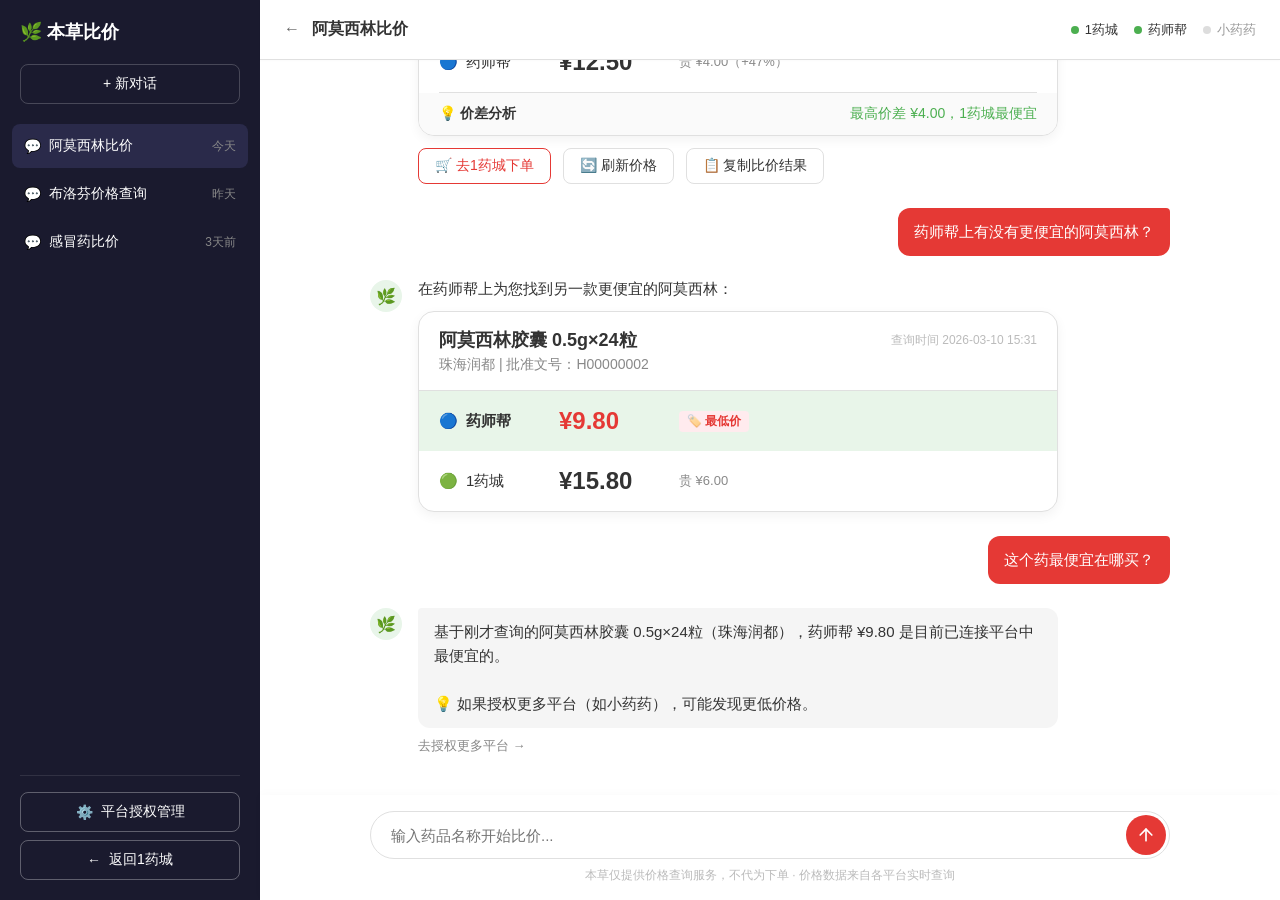
<file: demos/比价-demo-v1-交互原型/chat.html>
<!DOCTYPE html>
<html lang="zh-CN">
<head>
    <meta charset="UTF-8">
    <meta name="viewport" content="width=device-width, initial-scale=1.0">
    <title>对话 - 本草比价助手</title>
    <style>
        :root {
            --color-primary: #E53935;
            --color-primary-hover: #D32F2F;
            --color-brand-green: #4CAF50;
            --color-sidebar-bg: #1A1A2E;
            --color-sidebar-hover: #2A2A4A;
            --color-bg: #FFFFFF;
            --color-gray-bg: #F5F5F5;
            --color-text-main: #333333;
            --color-text-sub: #888888;
            --color-border: #E0E0E0;
            --font-family: -apple-system, "Microsoft YaHei", sans-serif;
        }

        * {
            box-sizing: border-box;
            margin: 0;
            padding: 0;
        }

        body {
            font-family: var(--font-family);
            background-color: var(--color-bg);
            color: var(--color-text-main);
            height: 100vh;
            overflow: hidden;
        }

        .app-container {
            display: flex;
            height: 100%;
        }

        /* 左侧边栏 */
        .sidebar {
            width: 260px;
            background-color: var(--color-sidebar-bg);
            color: white;
            display: flex;
            flex-direction: column;
            flex-shrink: 0;
        }

        .sidebar-top {
            padding: 20px;
        }

        .brand {
            font-size: 18px;
            font-weight: bold;
            margin-bottom: 20px;
            display: flex;
            align-items: center;
            gap: 8px;
        }

        .btn-new-chat {
            width: 100%;
            height: 40px;
            border-radius: 8px;
            border: 1px solid rgba(255,255,255,0.2);
            background: transparent;
            color: white;
            font-size: 14px;
            cursor: pointer;
            transition: background-color 0.2s;
        }

        .btn-new-chat:hover {
            background-color: rgba(255,255,255,0.1);
        }

        .history-list {
            flex: 1;
            overflow-y: auto;
            padding: 0 12px;
        }

        .history-item {
            height: 44px;
            border-radius: 8px;
            display: flex;
            align-items: center;
            padding: 0 12px;
            font-size: 14px;
            cursor: pointer;
            transition: background-color 0.2s;
            margin-bottom: 4px;
        }

        .history-item:hover {
            background-color: var(--color-sidebar-hover);
        }

        .history-item.active {
            background-color: var(--color-sidebar-hover);
        }

        .history-item .icon {
            margin-right: 8px;
            font-size: 14px;
        }

        .history-item .title {
            flex: 1;
            white-space: nowrap;
            overflow: hidden;
            text-overflow: ellipsis;
        }

        .history-item .time {
            font-size: 12px;
            color: #888888;
        }

        .sidebar-bottom {
            padding: 20px;
        }

        .sidebar-bottom .divider {
            height: 1px;
            background-color: rgba(255,255,255,0.1);
            margin-bottom: 16px;
        }

        .btn-bottom {
            width: 100%;
            height: 40px;
            border-radius: 8px;
            border: 1px solid rgba(255,255,255,0.3);
            background: transparent;
            color: white;
            font-size: 14px;
            cursor: pointer;
            transition: background-color 0.2s;
            display: flex;
            align-items: center;
            justify-content: center;
            gap: 8px;
            margin-bottom: 8px;
        }

        .btn-bottom:last-child {
            margin-bottom: 0;
        }

        .btn-bottom:hover {
            background-color: rgba(255,255,255,0.1);
        }

        /* 右侧主区 */
        .main-content {
            flex: 1;
            display: flex;
            flex-direction: column;
            background-color: var(--color-bg);
            min-width: 0;
        }

        .top-bar {
            height: 60px;
            border-bottom: 1px solid var(--color-border);
            display: flex;
            align-items: center;
            justify-content: space-between;
            padding: 0 24px;
            flex-shrink: 0;
            box-shadow: 0 1px 2px rgba(0,0,0,0.02);
            z-index: 10;
        }

        .top-bar-left {
            font-size: 16px;
            font-weight: bold;
        }

        .top-bar-right {
            display: flex;
            gap: 16px;
        }

        .status-item {
            display: flex;
            align-items: center;
            gap: 6px;
            font-size: 13px;
            color: var(--color-text-main);
        }

        .status-item .dot {
            width: 8px;
            height: 8px;
            border-radius: 50%;
        }

        .status-item .dot.green { background-color: var(--color-brand-green); }
        .status-item .dot.gray { background-color: #DDDDDD; }
        .status-item.disabled { color: #999999; }

        /* 对话区 */
        .chat-area {
            flex: 1;
            overflow-y: auto;
            padding: 20px 40px;
            scroll-behavior: smooth;
        }

        .chat-container {
            max-width: 800px;
            margin: 0 auto;
            display: flex;
            flex-direction: column;
            gap: 24px;
            padding-bottom: 20px;
        }

        .message {
            display: flex;
            gap: 16px;
            width: 100%;
            opacity: 0;
            transform: translateY(10px);
            animation: fadeInMsg 0.5s forwards;
        }

        @keyframes fadeInMsg {
            to {
                opacity: 1;
                transform: translateY(0);
            }
        }

        .message.user {
            flex-direction: row-reverse;
        }

        .message-content {
            max-width: 80%;
        }

        .message.agent .message-content {
            width: 100%;
        }

        .bubble {
            padding: 12px 16px;
            border-radius: 12px;
            font-size: 15px;
            line-height: 1.6;
            word-break: break-word;
        }

        .bubble.gray {
            background-color: var(--color-gray-bg);
            color: #333333;
            border-top-left-radius: 4px;
        }

        .bubble.red {
            background-color: var(--color-primary);
            color: white;
            border-top-right-radius: 4px;
        }

        .avatar {
            width: 32px;
            height: 32px;
            border-radius: 50%;
            background-color: #E8F5E9;
            color: var(--color-brand-green);
            display: flex;
            justify-content: center;
            align-items: center;
            font-size: 16px;
            flex-shrink: 0;
        }

        /* 选项卡片 */
        .options-list {
            margin-top: 12px;
            display: flex;
            flex-direction: column;
            gap: 8px;
        }

        .option-card {
            background: white;
            border-radius: 8px;
            padding: 12px 16px;
            box-shadow: 0 2px 6px rgba(0,0,0,0.04);
            border-left: 3px solid #2196F3;
            cursor: pointer;
            transition: all 0.2s;
        }

        .option-card:hover {
            border-left-color: var(--color-primary);
            background-color: #FFEBEE;
        }

        .option-card.selected {
            border-left-color: var(--color-primary);
            background-color: #FFEBEE;
        }

        .option-card.disabled {
            opacity: 0.5;
            filter: grayscale(100%);
            pointer-events: none;
        }

        .option-title {
            font-size: 14px;
            font-weight: 500;
            margin-bottom: 4px;
        }

        .option-desc {
            font-size: 12px;
            color: #999999;
        }

        /* 比价结果卡片 */
        .text-intro {
            font-size: 15px;
            margin-bottom: 12px;
        }

        .result-card {
            background: white;
            border-radius: 16px;
            border: 1px solid var(--color-border);
            box-shadow: 0 4px 12px rgba(0,0,0,0.05);
            width: 100%;
            overflow: hidden;
        }

        .rc-header {
            padding: 16px 20px;
            border-bottom: 1px solid var(--color-border);
        }

        .rc-title-row {
            display: flex;
            justify-content: space-between;
            align-items: center;
            margin-bottom: 4px;
        }

        .rc-title {
            font-size: 18px;
            font-weight: bold;
        }

        .rc-time {
            font-size: 12px;
            color: #BBBBBB;
        }

        .rc-desc {
            font-size: 14px;
            color: #888888;
        }

        .rc-body {
            display: flex;
            flex-direction: column;
        }

        .price-row {
            display: flex;
            align-items: center;
            padding: 16px 20px;
        }

        .price-row.lowest {
            background-color: #E8F5E9;
        }

        .pr-platform {
            width: 120px;
            display: flex;
            align-items: center;
            gap: 8px;
            font-size: 15px;
        }

        .pr-price {
            font-size: 24px;
            font-weight: bold;
            width: 120px;
        }

        .pr-price.red { color: var(--color-primary); }
        .pr-price.normal { color: #333333; }

        .pr-tags {
            flex: 1;
            display: flex;
            align-items: center;
            gap: 8px;
        }

        .tag-lowest {
            background-color: #FFEBEE;
            color: var(--color-primary);
            padding: 2px 8px;
            border-radius: 4px;
            font-size: 12px;
            font-weight: bold;
        }

        .tag-green { color: var(--color-brand-green); font-size: 13px; }
        .tag-gray { color: #888888; font-size: 13px; }

        .rc-divider {
            height: 1px;
            background-color: var(--color-border);
            margin: 0 20px;
        }

        .rc-footer {
            padding: 12px 20px;
            display: flex;
            justify-content: space-between;
            align-items: center;
            background-color: #FAFAFA;
        }

        .rc-footer-left {
            font-size: 14px;
            font-weight: bold;
        }

        .rc-footer-right {
            font-size: 14px;
            color: var(--color-brand-green);
        }

        .action-buttons {
            display: flex;
            gap: 12px;
            margin-top: 12px;
        }

        .btn-action {
            padding: 8px 16px;
            border-radius: 8px;
            font-size: 14px;
            cursor: pointer;
            transition: all 0.2s;
            background-color: white;
            border: 1px solid var(--color-border);
            color: #333333;
        }

        .btn-action:hover {
            background-color: #F5F5F5;
        }

        .btn-action.primary {
            border-color: var(--color-primary);
            color: var(--color-primary);
        }

        .btn-action.primary:hover {
            background-color: var(--color-primary);
            color: white;
        }

        .msg-actions {
            margin-top: 8px;
        }

        .link-auth {
            font-size: 13px;
            color: #888888;
            text-decoration: none;
        }

        .link-auth:hover {
            color: #666666;
            text-decoration: underline;
        }

        /* 底部输入区 */
        .input-area {
            padding: 16px 40px;
            background-color: white;
            box-shadow: 0 -2px 10px rgba(0,0,0,0.02);
            z-index: 10;
            flex-shrink: 0;
        }

        .input-container {
            max-width: 800px;
            margin: 0 auto;
            position: relative;
            display: flex;
            align-items: center;
        }

        #chat-input {
            width: 100%;
            height: 48px;
            border-radius: 24px;
            border: 1px solid var(--color-border);
            padding: 0 56px 0 20px;
            font-size: 15px;
            outline: none;
            transition: border-color 0.2s;
        }

        #chat-input:focus {
            border-color: var(--color-primary);
        }

        .btn-send {
            position: absolute;
            right: 4px;
            width: 40px;
            height: 40px;
            border-radius: 50%;
            background-color: var(--color-primary);
            color: white;
            border: none;
            display: flex;
            justify-content: center;
            align-items: center;
            cursor: pointer;
            transition: background-color 0.2s;
        }

        .btn-send:hover {
            background-color: var(--color-primary-hover);
        }

        .input-hint {
            text-align: center;
            font-size: 12px;
            color: #BBBBBB;
            margin-top: 8px;
        }
    </style>
</head>
<body>

    <div class="app-container">
        <!-- 1. 左侧边栏 -->
        <aside class="sidebar">
            <div class="sidebar-top">
                <a href="welcome.html" class="brand" style="text-decoration: none; color: white;">🌿 本草比价</a>
                <button class="btn-new-chat" onclick="window.location.href='welcome.html'">+ 新对话</button>
            </div>
            
            <div class="history-list">
                <div class="history-item active">
                    <span class="icon">💬</span>
                    <span class="title">阿莫西林比价</span>
                    <span class="time">今天</span>
                </div>
                <div class="history-item">
                    <span class="icon">💬</span>
                    <span class="title">布洛芬价格查询</span>
                    <span class="time">昨天</span>
                </div>
                <div class="history-item">
                    <span class="icon">💬</span>
                    <span class="title">感冒药比价</span>
                    <span class="time">3天前</span>
                </div>
            </div>

            <div class="sidebar-bottom">
                <div class="divider"></div>
                <button class="btn-bottom" onclick="window.location.href='auth.html?manage=true'">
                    <span>⚙️</span> 平台授权管理
                </button>
                <button class="btn-bottom" onclick="window.location.href='index.html'">
                    <span>←</span> 返回1药城
                </button>
            </div>
        </aside>

        <!-- 2. 右侧主区 -->
        <main class="main-content">
            <!-- 顶部栏 -->
            <header class="top-bar">
                <div class="top-bar-left">
                    <a href="welcome.html" style="margin-right: 8px; color: #666; text-decoration: none;">←</a>
                    阿莫西林比价
                </div>
                <div class="top-bar-right">
                    <div class="status-item"><span class="dot green"></span>1药城</div>
                    <div class="status-item"><span class="dot green"></span>药师帮</div>
                    <div class="status-item disabled"><span class="dot gray"></span>小药药</div>
                </div>
            </header>

            <!-- 对话区 -->
            <div class="chat-area" id="chat-area">
                <div class="chat-container" id="chat-container">
                    
                    <!-- 消息 1 -->
                    <div class="message agent">
                        <div class="avatar">🌿</div>
                        <div class="message-content">
                            <div class="bubble gray">
                                您好！我是本草比价助手 🌿<br>
                                我可以帮您查询药品在各平台的价格。目前已连接1药城和药师帮，直接告诉我药品名称就可以开始比价。<br><br>
                                您可以这样问我：<br>
                                · "帮我查阿莫西林的价格"<br>
                                · "布洛芬各平台多少钱"<br>
                                · "对比一下感冒灵颗粒的价格"
                            </div>
                        </div>
                    </div>

                    <!-- 消息 2 -->
                    <div class="message user">
                        <div class="message-content">
                            <div class="bubble red">帮我查一下阿莫西林的价格</div>
                        </div>
                    </div>

                    <!-- 消息 3 -->
                    <div class="message agent">
                        <div class="avatar">🌿</div>
                        <div class="message-content">
                            <div class="bubble gray">找到了 3 个阿莫西林相关药品，您要查哪个？</div>
                            <div class="options-list">
                                <div class="option-card" onclick="selectOption(this)">
                                    <div class="option-title">💊 阿莫西林胶囊 0.25g×50粒</div>
                                    <div class="option-desc">联邦制药 | 批准文号：H00000001</div>
                                </div>
                                <div class="option-card" onclick="selectOption(this)">
                                    <div class="option-title">💊 阿莫西林胶囊 0.5g×24粒</div>
                                    <div class="option-desc">珠海润都 | 批准文号：H00000002</div>
                                </div>
                                <div class="option-card" onclick="selectOption(this)">
                                    <div class="option-title">💊 阿莫西林颗粒 0.125g×12袋</div>
                                    <div class="option-desc">哈药集团 | 批准文号：H00000003</div>
                                </div>
                            </div>
                        </div>
                    </div>

                    <!-- 消息 4 -->
                    <div class="message user">
                        <div class="message-content">
                            <div class="bubble red">第一个</div>
                        </div>
                    </div>

                    <!-- 消息 5 -->
                    <div class="message agent">
                        <div class="avatar">🌿</div>
                        <div class="message-content">
                            <div class="bubble gray">
                                正在为您查询阿莫西林胶囊 0.25g×50粒（联邦制药）的价格...<br>
                                🔍 查询1药城... ✅<br>
                                🔍 查询药师帮... ✅
                            </div>
                        </div>
                    </div>

                    <!-- 消息 6 -->
                    <div class="message agent">
                        <div class="avatar">🌿</div>
                        <div class="message-content">
                            <div class="text-intro">为您找到以下价格对比：</div>
                            <div class="result-card">
                                <div class="rc-header">
                                    <div class="rc-title-row">
                                        <div class="rc-title">阿莫西林胶囊 0.25g×50粒</div>
                                        <div class="rc-time">查询时间 2026-03-10 15:30</div>
                                    </div>
                                    <div class="rc-desc">联邦制药 | 批准文号：H00000001</div>
                                </div>
                                <div class="rc-body">
                                    <div class="price-row lowest">
                                        <div class="pr-platform"><span class="p-icon">🟢</span> <b>1药城</b></div>
                                        <div class="pr-price red">¥8.50</div>
                                        <div class="pr-tags">
                                            <span class="tag-lowest">🏷️ 最低价</span>
                                            <span class="tag-green">自营 · 广东仓</span>
                                        </div>
                                    </div>
                                    <div class="price-row">
                                        <div class="pr-platform"><span class="p-icon">🔵</span> 药师帮</div>
                                        <div class="pr-price normal">¥12.50</div>
                                        <div class="pr-tags">
                                            <span class="tag-gray">贵 ¥4.00（+47%）</span>
                                        </div>
                                    </div>
                                </div>
                                <div class="rc-divider"></div>
                                <div class="rc-footer">
                                    <div class="rc-footer-left">💡 价差分析</div>
                                    <div class="rc-footer-right">最高价差 ¥4.00，1药城最便宜</div>
                                </div>
                            </div>
                            <div class="action-buttons">
                                <button class="btn-action primary" onclick="window.location.href='index.html'">🛒 去1药城下单</button>
                                <button class="btn-action">🔄 刷新价格</button>
                                <button class="btn-action">📋 复制比价结果</button>
                            </div>
                        </div>
                    </div>

                    <!-- 消息 7 -->
                    <div class="message user">
                        <div class="message-content">
                            <div class="bubble red">药师帮上有没有更便宜的阿莫西林？</div>
                        </div>
                    </div>

                    <!-- 消息 8 -->
                    <div class="message agent">
                        <div class="avatar">🌿</div>
                        <div class="message-content">
                            <div class="text-intro">在药师帮上为您找到另一款更便宜的阿莫西林：</div>
                            <div class="result-card">
                                <div class="rc-header">
                                    <div class="rc-title-row">
                                        <div class="rc-title">阿莫西林胶囊 0.5g×24粒</div>
                                        <div class="rc-time">查询时间 2026-03-10 15:31</div>
                                    </div>
                                    <div class="rc-desc">珠海润都 | 批准文号：H00000002</div>
                                </div>
                                <div class="rc-body">
                                    <div class="price-row lowest">
                                        <div class="pr-platform"><span class="p-icon">🔵</span> <b>药师帮</b></div>
                                        <div class="pr-price red">¥9.80</div>
                                        <div class="pr-tags">
                                            <span class="tag-lowest">🏷️ 最低价</span>
                                        </div>
                                    </div>
                                    <div class="price-row">
                                        <div class="pr-platform"><span class="p-icon">🟢</span> 1药城</div>
                                        <div class="pr-price normal">¥15.80</div>
                                        <div class="pr-tags">
                                            <span class="tag-gray">贵 ¥6.00</span>
                                        </div>
                                    </div>
                                </div>
                            </div>
                        </div>
                    </div>

                    <!-- 消息 9 -->
                    <div class="message user">
                        <div class="message-content">
                            <div class="bubble red">这个药最便宜在哪买？</div>
                        </div>
                    </div>

                    <!-- 消息 10 -->
                    <div class="message agent">
                        <div class="avatar">🌿</div>
                        <div class="message-content">
                            <div class="bubble gray">
                                基于刚才查询的阿莫西林胶囊 0.5g×24粒（珠海润都），药师帮 ¥9.80 是目前已连接平台中最便宜的。<br><br>
                                💡 如果授权更多平台（如小药药），可能发现更低价格。
                            </div>
                            <div class="msg-actions">
                                <a href="auth.html?manage=true" class="link-auth">去授权更多平台 →</a>
                            </div>
                        </div>
                    </div>

                </div>
            </div>

            <!-- 底部输入区 -->
            <footer class="input-area">
                <div class="input-container">
                    <input type="text" id="chat-input" placeholder="输入药品名称开始比价..." onkeypress="handleKeyPress(event)">
                    <button class="btn-send" onclick="sendMessage()">
                        <svg width="20" height="20" viewBox="0 0 24 24" fill="none" stroke="currentColor" stroke-width="2" stroke-linecap="round" stroke-linejoin="round">
                            <line x1="12" y1="19" x2="12" y2="5"></line>
                            <polyline points="5 12 12 5 19 12"></polyline>
                        </svg>
                    </button>
                </div>
                <div class="input-hint">本草仅提供价格查询服务，不代为下单 · 价格数据来自各平台实时查询</div>
            </footer>
        </main>
    </div>

    <script>
        // 页面加载时依次淡入消息
        document.addEventListener('DOMContentLoaded', () => {
            const messages = document.querySelectorAll('.message');
            messages.forEach((msg, index) => {
                msg.style.animationDelay = `${index * 0.3}s`;
            });
            
            // 滚动到底部
            setTimeout(scrollToBottom, 100);
        });

        // 选项选择逻辑
        function selectOption(element) {
            const list = element.parentElement;
            const options = list.querySelectorAll('.option-card');
            options.forEach(opt => {
                if (opt === element) {
                    opt.classList.add('selected');
                    opt.classList.remove('disabled');
                } else {
                    opt.classList.remove('selected');
                    opt.classList.add('disabled');
                }
            });
        }

        // 滚动到底部
        function scrollToBottom() {
            const chatArea = document.getElementById('chat-area');
            chatArea.scrollTop = chatArea.scrollHeight;
        }

        // 发送消息
        function sendMessage() {
            const input = document.getElementById('chat-input');
            const text = input.value.trim();
            if (!text) return;

            // 1. 添加用户消息
            addMessage(text, 'user');
            input.value = '';
            scrollToBottom();

            // 2. 1秒后添加 Agent loading 消息
            setTimeout(() => {
                const loadingId = 'msg-' + Date.now();
                addMessage('正在查询，请稍候... 🔍', 'agent', loadingId);
                scrollToBottom();

                // 3. 2秒后更新消息
                setTimeout(() => {
                    const loadingMsg = document.getElementById(loadingId);
                    if (loadingMsg) {
                        loadingMsg.querySelector('.bubble').innerHTML = '抱歉，这是一个 Demo 演示页面，暂不支持实时查询。请参考上方的比价结果示例了解功能效果 😊';
                    }
                }, 2000);
            }, 1000);
        }

        // 动态添加消息 DOM
        function addMessage(text, sender, id = '') {
            const container = document.getElementById('chat-container');
            const msgDiv = document.createElement('div');
            msgDiv.className = `message ${sender}`;
            if (id) msgDiv.id = id;
            
            // 新消息不需要延迟动画
            msgDiv.style.animationDelay = '0s';

            if (sender === 'user') {
                msgDiv.innerHTML = `
                    <div class="message-content">
                        <div class="bubble red">${text}</div>
                    </div>
                `;
            } else {
                msgDiv.innerHTML = `
                    <div class="avatar">🌿</div>
                    <div class="message-content">
                        <div class="bubble gray">${text}</div>
                    </div>
                `;
            }

            container.appendChild(msgDiv);
        }

        // 监听回车键
        function handleKeyPress(e) {
            if (e.key === 'Enter') {
                sendMessage();
            }
        }
    </script>
</body>
</html>
</file>
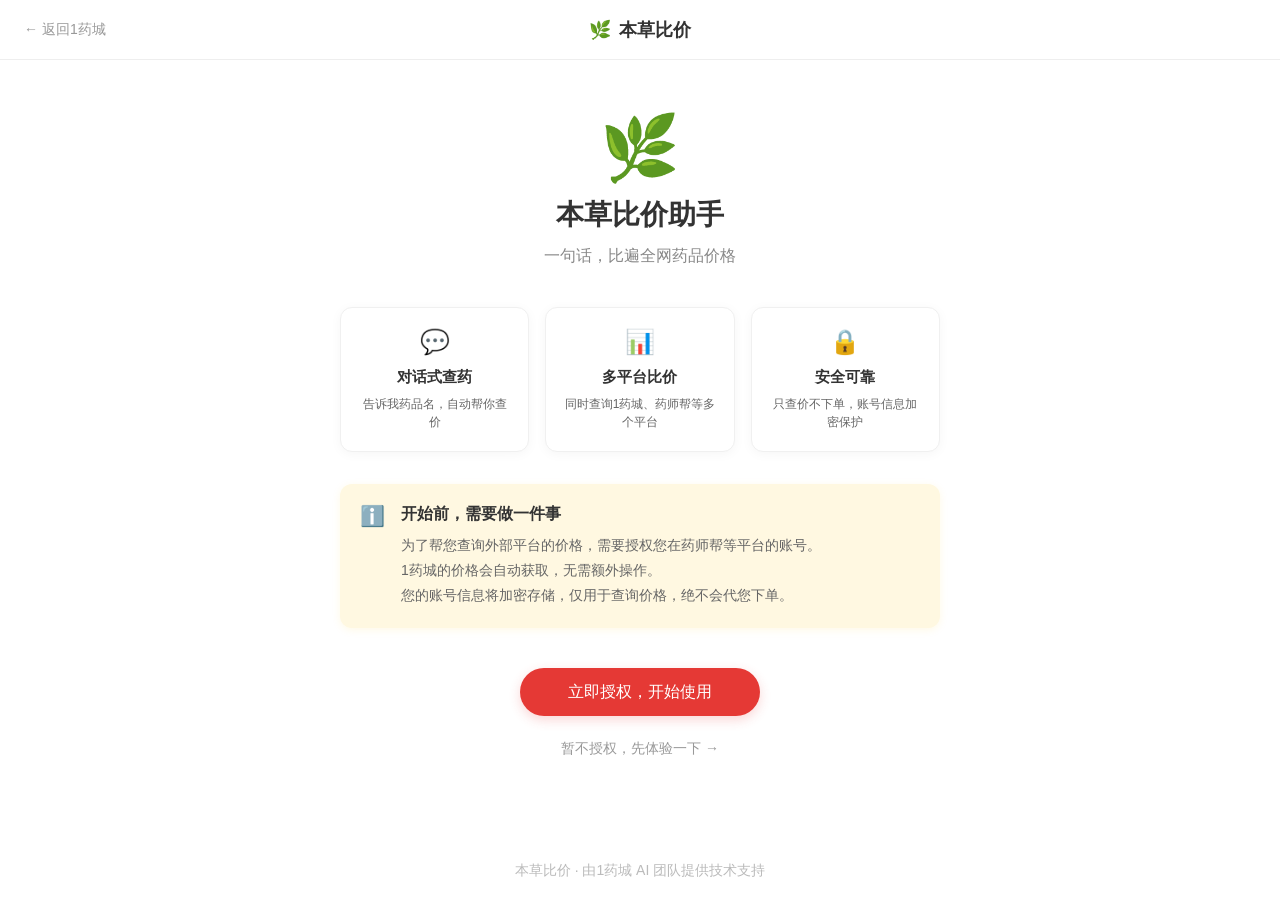
<file: demos/比价-demo-v1-交互原型/welcome.html>
<!DOCTYPE html>
<html lang="zh-CN">
<head>
    <meta charset="UTF-8">
    <meta name="viewport" content="width=device-width, initial-scale=1.0">
    <title>欢迎使用本草比价助手</title>
    <style>
        :root {
            --color-primary: #E53935;
            --color-primary-hover: #D32F2F;
            --color-brand-green: #4CAF50;
            --color-bg: #FFFFFF;
            --color-text-main: #333333;
            --color-text-sub: #888888;
            --color-text-muted: #BBBBBB;
            --font-family: -apple-system, "Microsoft YaHei", sans-serif;
            --radius-card: 12px;
        }

        * {
            box-sizing: border-box;
            margin: 0;
            padding: 0;
        }

        body {
            font-family: var(--font-family);
            background-color: var(--color-bg);
            color: var(--color-text-main);
            min-height: 100vh;
            display: flex;
            flex-direction: column;
            overflow-x: hidden;
        }

        a {
            text-decoration: none;
            color: inherit;
            cursor: pointer;
            transition: color 0.2s;
        }

        /* 1. 顶部导航栏 */
        .header {
            height: 60px;
            background-color: #FFFFFF;
            border-bottom: 1px solid #EEEEEE;
            display: flex;
            align-items: center;
            padding: 0 24px;
            position: fixed;
            top: 0;
            left: 0;
            right: 0;
            z-index: 100;
        }

        .header-left {
            flex: 1;
            font-size: 14px;
            color: #999999;
        }

        .header-left a:hover {
            color: var(--color-primary);
        }

        .header-center {
            display: flex;
            align-items: center;
            gap: 8px;
            font-size: 18px;
            font-weight: bold;
            color: #333333;
        }

        .header-center .icon {
            color: var(--color-brand-green);
        }

        .header-right {
            flex: 1;
        }

        /* 页面加载动画 */
        @keyframes fadeInUp {
            from {
                opacity: 0;
                transform: translateY(30px);
            }
            to {
                opacity: 1;
                transform: translateY(0);
            }
        }

        /* 2. 主内容区 */
        .main-wrapper {
            flex: 1;
            display: flex;
            justify-content: center;
            align-items: center;
            padding: 100px 20px 60px; /* 留出 header 和 footer 的空间 */
        }

        .main-content {
            width: 100%;
            max-width: 600px;
            display: flex;
            flex-direction: column;
            align-items: center;
            animation: fadeInUp 0.8s ease-out forwards;
        }

        /* a. 品牌标识 */
        .brand-section {
            text-align: center;
            margin-bottom: 40px;
        }

        .brand-icon {
            font-size: 64px;
            line-height: 1;
            margin-bottom: 16px;
            display: inline-block;
        }

        .brand-title {
            font-size: 28px;
            font-weight: bold;
            color: var(--color-text-main);
            margin-bottom: 12px;
        }

        .brand-subtitle {
            font-size: 16px;
            color: var(--color-text-sub);
        }

        /* b. 功能介绍卡片 */
        .features-grid {
            display: grid;
            grid-template-columns: repeat(3, 1fr);
            gap: 16px;
            width: 100%;
            margin-bottom: 32px;
        }

        .feature-card {
            background-color: #FFFFFF;
            border-radius: var(--radius-card);
            padding: 20px 16px;
            text-align: center;
            box-shadow: 0 2px 12px rgba(0, 0, 0, 0.04);
            border: 1px solid #F0F0F0;
            transition: all 0.3s ease;
        }

        .feature-card:hover {
            transform: translateY(-6px);
            box-shadow: 0 8px 20px rgba(0, 0, 0, 0.08);
        }

        .feature-icon {
            font-size: 24px;
            margin-bottom: 12px;
        }

        .feature-title {
            font-size: 15px;
            font-weight: bold;
            color: var(--color-text-main);
            margin-bottom: 8px;
        }

        .feature-desc {
            font-size: 12px;
            color: #666666;
            line-height: 1.5;
        }

        /* c. 授权提示区域 */
        .auth-notice {
            background-color: #FFF8E1;
            border-radius: var(--radius-card);
            padding: 20px;
            width: 100%;
            display: flex;
            gap: 16px;
            margin-bottom: 40px;
            box-shadow: 0 2px 8px rgba(255, 193, 7, 0.1);
        }

        .notice-icon {
            font-size: 20px;
            line-height: 1.2;
        }

        .notice-content {
            flex: 1;
        }

        .notice-title {
            font-size: 16px;
            font-weight: bold;
            color: #333333;
            margin-bottom: 8px;
        }

        .notice-desc {
            font-size: 14px;
            color: #666666;
            line-height: 1.8;
            white-space: pre-line; /* 保留换行符 */
        }

        /* d. 操作按钮 */
        .actions-section {
            display: flex;
            flex-direction: column;
            align-items: center;
            gap: 16px;
            width: 100%;
        }

        .btn-primary {
            display: flex;
            justify-content: center;
            align-items: center;
            background-color: var(--color-primary);
            color: #FFFFFF;
            border-radius: 24px;
            width: 240px;
            height: 48px;
            font-size: 16px;
            font-weight: 500;
            transition: all 0.2s;
            box-shadow: 0 4px 12px rgba(229, 57, 53, 0.2);
        }

        .btn-primary:hover {
            background-color: var(--color-primary-hover);
            transform: translateY(-2px);
            box-shadow: 0 6px 16px rgba(229, 57, 53, 0.3);
        }

        .btn-secondary {
            font-size: 14px;
            color: #999999;
            padding: 8px;
        }

        .btn-secondary:hover {
            color: #666666;
        }

        /* 3. 底部说明 */
        .footer {
            text-align: center;
            padding: 20px;
            font-size: 14px;
            color: var(--color-text-muted);
            margin-top: auto;
            width: 100%;
        }
    </style>
</head>
<body>

    <!-- 1. 顶部导航栏 -->
    <header class="header">
        <div class="header-left">
            <a href="index.html">← 返回1药城</a>
        </div>
        <div class="header-center">
            <span class="icon">🌿</span>
            <span>本草比价</span>
        </div>
        <div class="header-right"></div>
    </header>

    <!-- 2. 主内容区 -->
    <main class="main-wrapper">
        <div class="main-content">
            
            <!-- a. 品牌标识 -->
            <div class="brand-section">
                <div class="brand-icon">🌿</div>
                <h1 class="brand-title">本草比价助手</h1>
                <p class="brand-subtitle">一句话，比遍全网药品价格</p>
            </div>

            <!-- b. 功能介绍卡片 -->
            <div class="features-grid">
                <div class="feature-card">
                    <div class="feature-icon">💬</div>
                    <div class="feature-title">对话式查药</div>
                    <div class="feature-desc">告诉我药品名，自动帮你查价</div>
                </div>
                <div class="feature-card">
                    <div class="feature-icon">📊</div>
                    <div class="feature-title">多平台比价</div>
                    <div class="feature-desc">同时查询1药城、药师帮等多个平台</div>
                </div>
                <div class="feature-card">
                    <div class="feature-icon">🔒</div>
                    <div class="feature-title">安全可靠</div>
                    <div class="feature-desc">只查价不下单，账号信息加密保护</div>
                </div>
            </div>

            <!-- c. 授权提示区域 -->
            <div class="auth-notice">
                <div class="notice-icon">ℹ️</div>
                <div class="notice-content">
                    <div class="notice-title">开始前，需要做一件事</div>
                    <div class="notice-desc">为了帮您查询外部平台的价格，需要授权您在药师帮等平台的账号。
1药城的价格会自动获取，无需额外操作。
您的账号信息将加密存储，仅用于查询价格，绝不会代您下单。</div>
                </div>
            </div>

            <!-- d. 操作按钮 -->
            <div class="actions-section">
                <a href="auth.html" class="btn-primary">立即授权，开始使用</a>
                <a href="chat.html" class="btn-secondary">暂不授权，先体验一下 →</a>
            </div>

        </div>
    </main>

    <!-- 3. 底部说明 -->
    <footer class="footer">
        本草比价 · 由1药城 AI 团队提供技术支持
    </footer>

</body>
</html>
</file>
